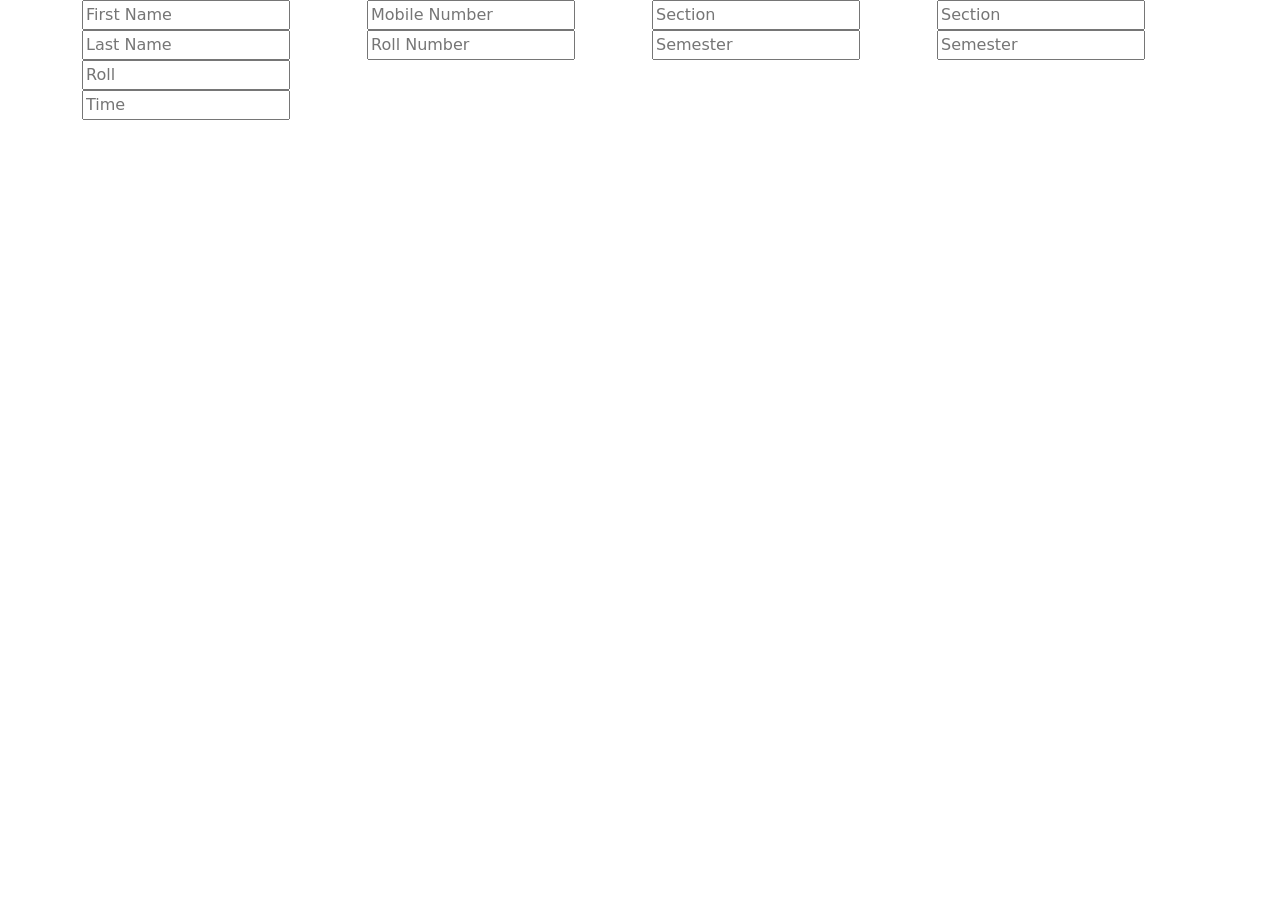
<file: HTML-Class/index.html>
<!DOCTYPE html>
<html lang="en">
<head>
    <meta charset="UTF-8">
    <meta http-equiv="X-UA-Compatible" content="IE=edge">
    <meta name="viewport" content="width=device-width, initial-scale=1.0">
    <title>Practise</title>
    <link rel="stylesheet" href="css/style.css">
    <link href="https://cdn.jsdelivr.net/npm/bootstrap@5.3.0/dist/css/bootstrap.min.css" 
    rel="stylesheet" 
    integrity="sha384-9ndCyUaIbzAi2FUVXJi0CjmCapSmO7SnpJef0486qhLnuZ2cdeRhO02iuK6FUUVM" 
    crossorigin="anonymous">
</head>
<body>
    <div class="container">
        <div class="row">
            <div class="col-3">
                <input type="text" placeholder="First Name">
                <input type="text" placeholder="Last Name">
            </div>
            <div class="col-3">
                <input type="text" placeholder="Mobile Number">
                <input type="text" placeholder="Roll Number">
            </div>
            <div class="col-3">
                <input type="text" placeholder="Section">
                <input type="text" placeholder="Semester">
            </div>
             <div class="col-3">
                <input type="text" placeholder="Section">
                <input type="text" placeholder="Semester">
            </div>
            <div class="col-3">
                <input type="text" placeholder="Roll">
                <input type="text" placeholder="Time">
            </div>
        </div>
    </div>
        <script src="https://cdn.jsdelivr.net/npm/bootstrap@5.3.0/dist/js/bootstrap.bundle.min.js" \
        integrity="sha384-geWF76RCwLtnZ8qwWowPQNguL3RmwHVBC9FhGdlKrxdiJJigb/j/68SIy3Te4Bkz" crossorigin="anonymous"></script>
</body>
</html>
</file>
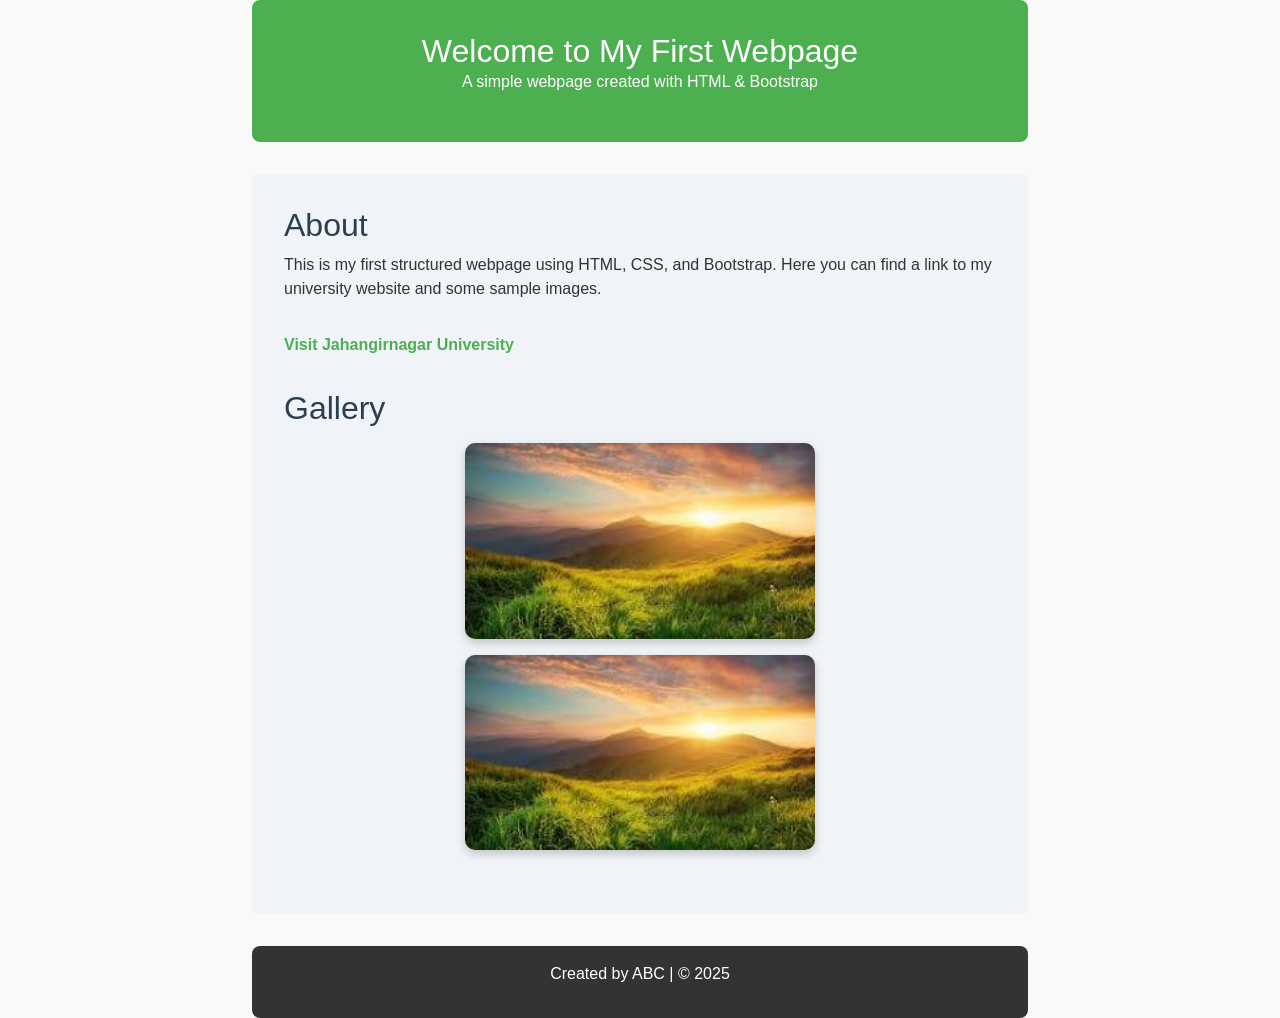
<file: Lab Class-1/index.html>
<!DOCTYPE html>
<html lang="en">
  <head>
    <meta charset="UTF-8" />
    <meta name="viewport" content="width=device-width, initial-scale=1.0" />
    <title>My First Webpage</title>

    <link
      href="https://cdn.jsdelivr.net/npm/bootstrap@5.3.3/dist/css/bootstrap.min.css"
      rel="stylesheet"
    />

    <style>
      body {
        font-family: Arial, Helvetica, sans-serif;
        background-color: #f9f9f9;
        color: #333;
      }

     
      .container {
        max-width: 800px;
      }

      header {
        background: #4caf50;
        color: white;
        text-align: center;
        padding: 2rem 1rem;
        border-radius: 8px;
        margin-bottom: 2rem;
      }

      header h1 {
        margin: 0;
        font-size: 2rem;
      }

      section {
        margin-bottom: 2rem;
      }

      h2 {
        margin-bottom: 0.5rem;
        color: #2c3e50;
      }

      a {
        display: inline-block;
        margin-top: 1rem;
        text-decoration: none;
        color: #4caf50;
        font-weight: bold;
      }

      a:hover {
        text-decoration: underline;
      }

      img {
        width: 100%;
        max-width: 350px;
        display: block;
        margin: 1rem auto;
        border-radius: 10px;
        box-shadow: 0 4px 10px rgba(0, 0, 0, 0.2);
      }

      footer {
        background: #333;
        color: #fff;
        text-align: center;
        padding: 1rem;
        border-radius: 8px;
        margin-top: 2rem;
      }
    </style>
  </head>
  <body>
    <div class="container">
    
      <header>
        <h1>Welcome to My First Webpage</h1>
        <p>A simple webpage created with HTML & Bootstrap</p>
      </header>

      <main
        style="background-color: #f0f4f8; padding: 2rem; border-radius: 8px">
        <section>
          <h2>About</h2>
          <p>
            This is my first structured webpage using HTML, CSS, and Bootstrap.
            Here you can find a link to my university website and some sample
            images.
          </p>
          <a href="https://juniv.edu/" target="_blank"
            >Visit Jahangirnagar University</a>
        </section>

        <section>
          <h2>Gallery</h2>
          <div class="text-center">
            <img src="images/scenery.jpg" alt="Scenery Image" />
            <img src="images/scenery.jpg" alt="Scenery Image" />
          </div>
        </section>
      </main>

 
      <footer>
        <p>Created by ABC | &copy; 2025</p>
      </footer>
    </div>

    
    <script src="https://cdn.jsdelivr.net/npm/bootstrap@5.3.3/dist/js/bootstrap.bundle.min.js"></script>
  </body>
</html>
</file>
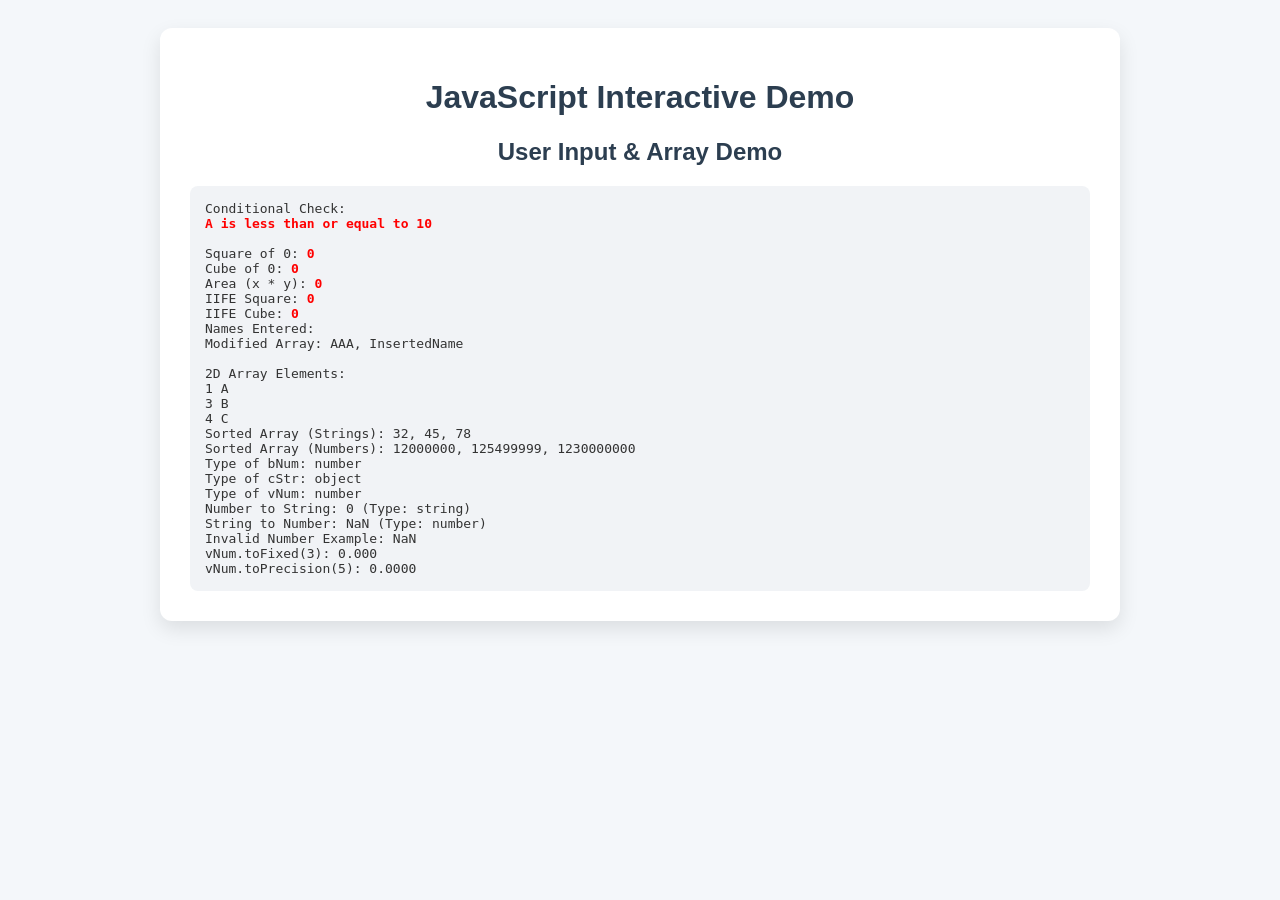
<file: Lab Class-10/index.html>
<!DOCTYPE html>
<html lang="en">
<head>
  <meta charset="UTF-8">
  <meta name="viewport" content="width=device-width, initial-scale=1.0">
  <title>Interactive JS Demo</title>
  <style>
    body {
      font-family: 'Segoe UI', Tahoma, Geneva, Verdana, sans-serif;
      background-color: #f4f7fa;
      color: #333;
      padding: 20px;
    }
    .container {
      background-color: #ffffff;
      padding: 30px;
      border-radius: 12px;
      box-shadow: 0 8px 20px rgba(0,0,0,0.1);
      max-width: 900px;
      margin: auto;
    }
    h1, h2 {
      text-align: center;
      color: #2c3e50;
    }
    .output {
      background-color: #f1f3f6;
      padding: 15px;
      border-radius: 8px;
      margin-top: 20px;
      font-family: monospace;
      white-space: pre-wrap;
    }
    span.red { color: red; font-weight: bold; }
    span.blue { color: blue; font-weight: bold; }
  </style>
</head>
<body>
  <div class="container">
    <h1>JavaScript Interactive Demo</h1>
    <h2>User Input & Array Demo</h2>
    <div id="output" class="output"></div>
  </div>
  
  <script src="js/index.js"></script>
</body>
</html>
</file>
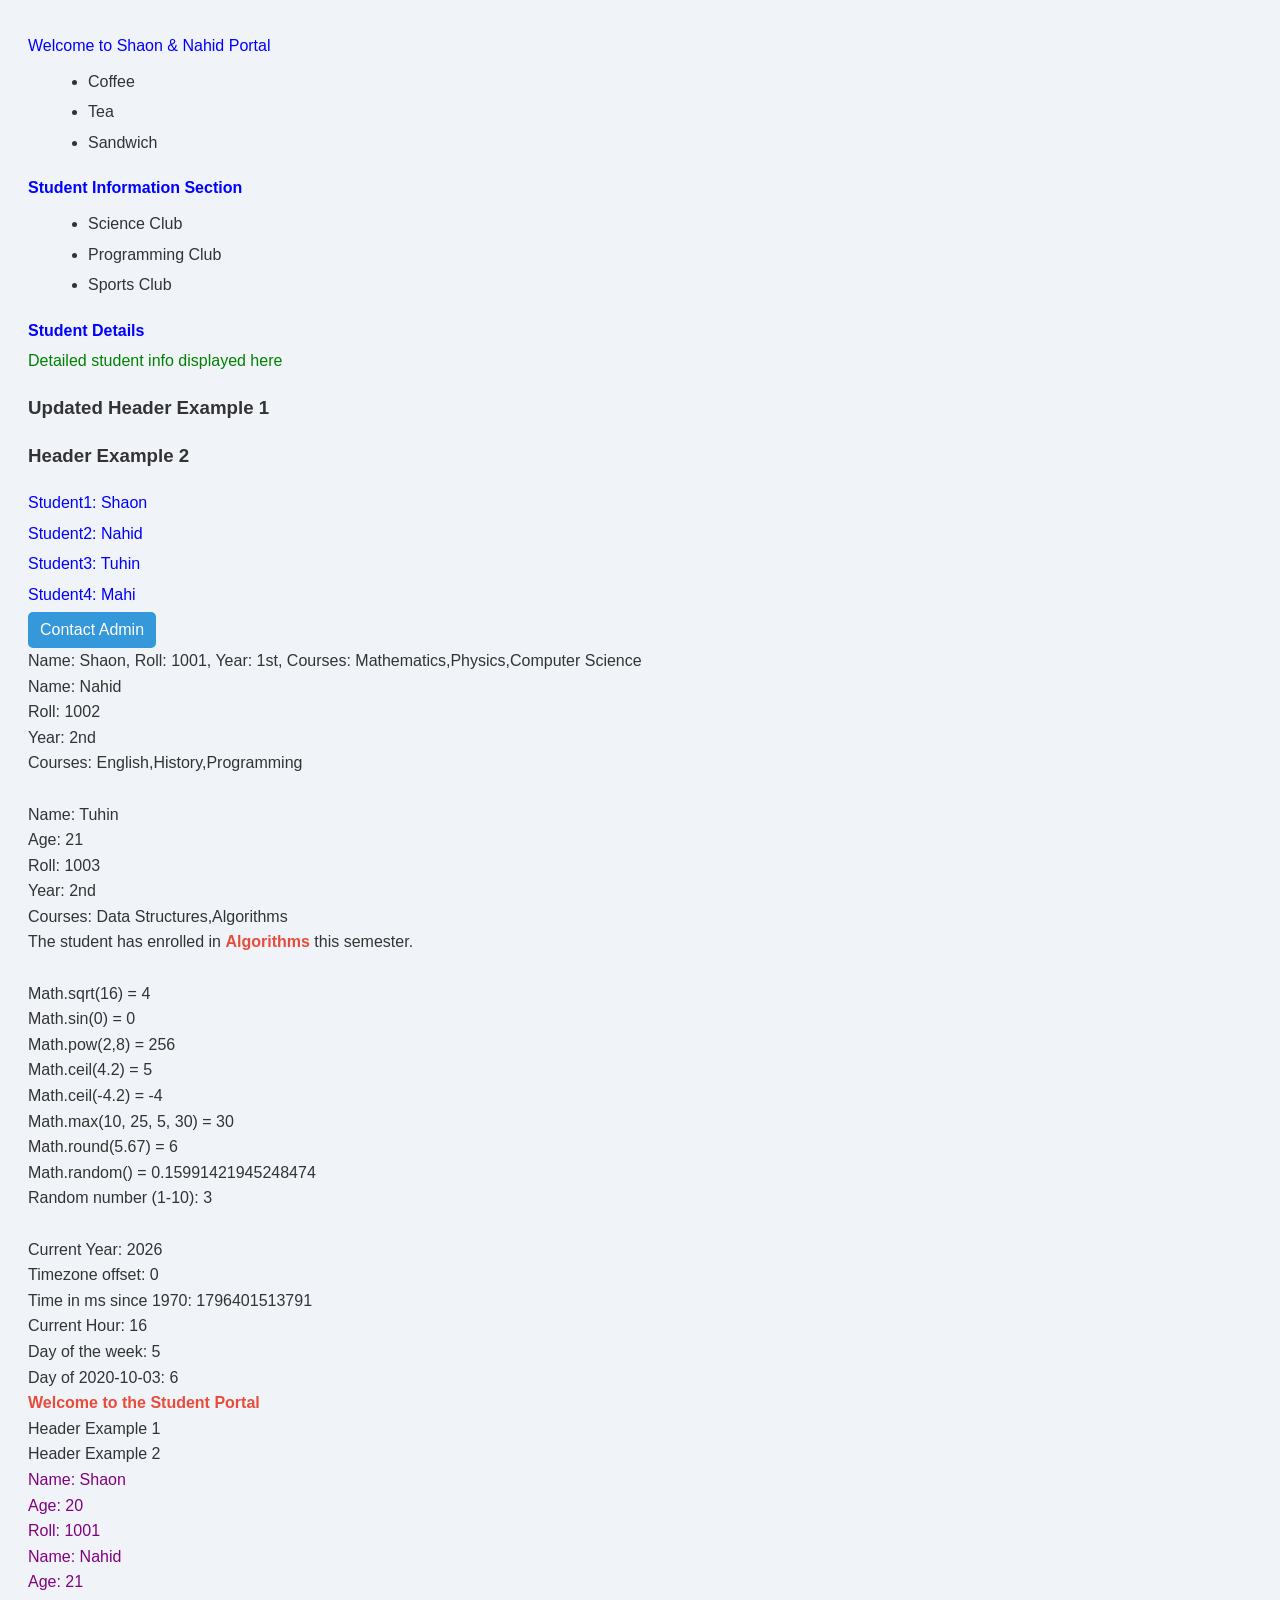
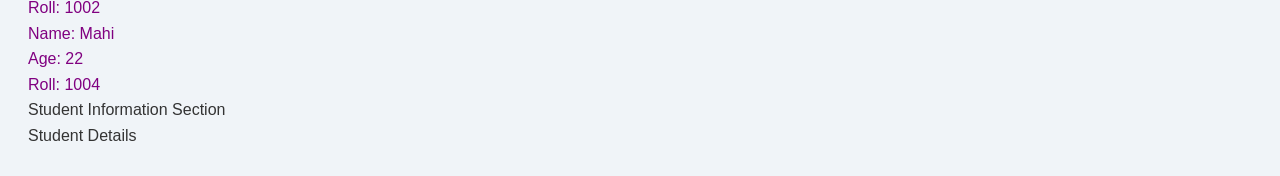
<file: Lab Class-11/index.html>
<!DOCTYPE html>
<html lang="en">

<head>
    <meta charset="UTF-8" />
    <meta name="viewport" content="width=device-width, initial-scale=1.0" />
    <title>JavaScript DOM Demo - Male Students</title>
    <style>
        body {
            font-family: Arial, sans-serif;
            background-color: #f0f4f8;
            color: #333;
            padding: 20px;
            line-height: 1.6;
        }

        p,
        li {
            margin: 5px 0;
        }

        ul {
            margin: 10px 0 20px 20px;
        }

        .head {
            color: #2c3e50;
            font-size: 16px;
        }

        .header2 {
            color: #34495e;
            font-weight: bold;
        }

        .my-div a {
            display: inline-block;
            padding: 5px 12px;
            background-color: #3498db;
            color: white;
            text-decoration: none;
            border-radius: 5px;
        }

        .highlight {
            color: #e74c3c;
            font-weight: bold;
        }
    </style>
</head>

<body>
    <p id="header3">Welcome to the Student Portal</p>

    <ul>
        <li>Coffee</li>
        <li>Tea</li>
        <li>Sandwich</li>
    </ul>

    <p class="header2">Student Information Section</p>
    <ul>
        <li>Science Club</li>
        <li>Programming Club</li>
        <li>Sports Club</li>
    </ul>

    <p class="header2">Student Details</p>
    <p class="head">
        Here you can find details of male students, their courses, and activities.
    </p>

    <h3>Header Example 1</h3>
    <h3>Header Example 2</h3>

    <p>Student1: Shaon</p>
    <p>Student2: Nahid</p>
    <p>Student3: Tuhin</p>
    <p>Student4: Mahi</p>

    <div class="my-div">
        <a href="#">Contact</a>
    </div>

    <script type="text/javascript" src="js/index.js"></script>
</body>

</html>
</file>
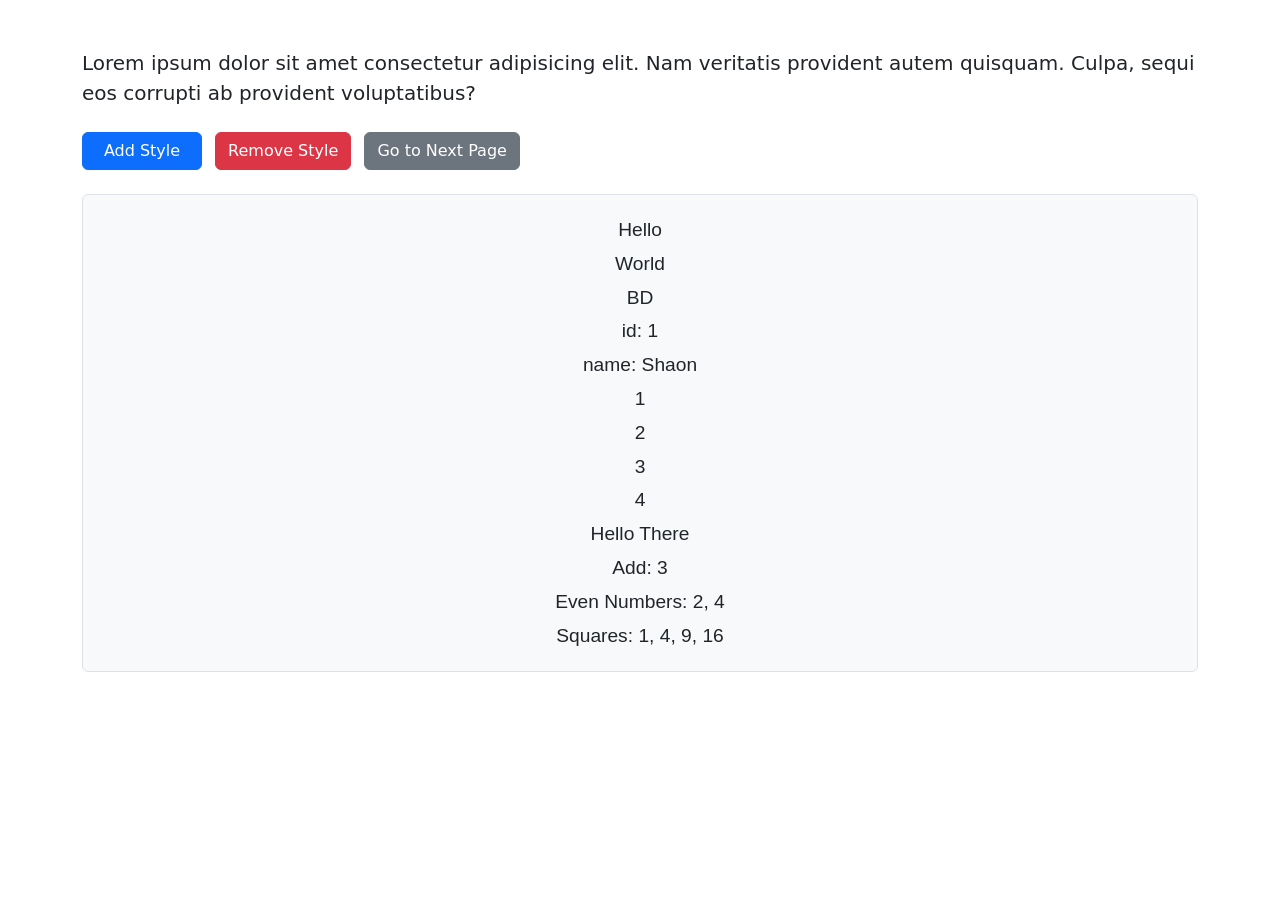
<file: Lab Class-13/index.html>
<!DOCTYPE html>
<html lang="en">
  <head>
    <meta charset="UTF-8" />
    <meta name="viewport" content="width=device-width, initial-scale=1.0" />
    <title>Shaon's Demo</title>

    <link rel="stylesheet" href="style.css" />
    <link
      href="https://cdn.jsdelivr.net/npm/bootstrap@5.0.2/dist/css/bootstrap.min.css"
      rel="stylesheet"
      integrity="sha384-EVSTQN3/azprG1Anm3QDgpJLIm9Nao0Yz1ztcQTwFspd3yD65VohhpuuCOmLASjC"
      crossorigin="anonymous"
    />
  </head>

  <body>
    <main class="container my-5">
      <section id="paragraph-section" class="mb-4">
        <p id="paraId" class="fs-5">
          Lorem ipsum dolor sit amet consectetur adipisicing elit. Nam veritatis
          provident autem quisquam. Culpa, sequi eos corrupti ab provident
          voluptatibus?
        </p>
      </section>

      <section id="button-section" class="mb-4">
        <button id="addButton" class="btn btn-primary me-2">Add Style</button>
        <button id="removeButton" class="btn btn-danger me-2">
          Remove Style
        </button>
        <a href="Template/next.html" class="btn btn-secondary"
          >Go to Next Page</a
        >
      </section>

      <section
        id="output-section"
        class="text-center p-3 border rounded bg-light"
      ></section>
    </main>

    <script src="script.js"></script>
    <script
      src="https://cdn.jsdelivr.net/npm/bootstrap@5.0.2/dist/js/bootstrap.bundle.min.js"
      integrity="sha384-MrcW6ZMFYlzcLA8Nl+NtUVF0sA7MsXsP1UyJoMp4YLEuNSfAP+JcXn/tWtIaxVXM"
      crossorigin="anonymous"
    ></script>
  </body>
</html>
</file>
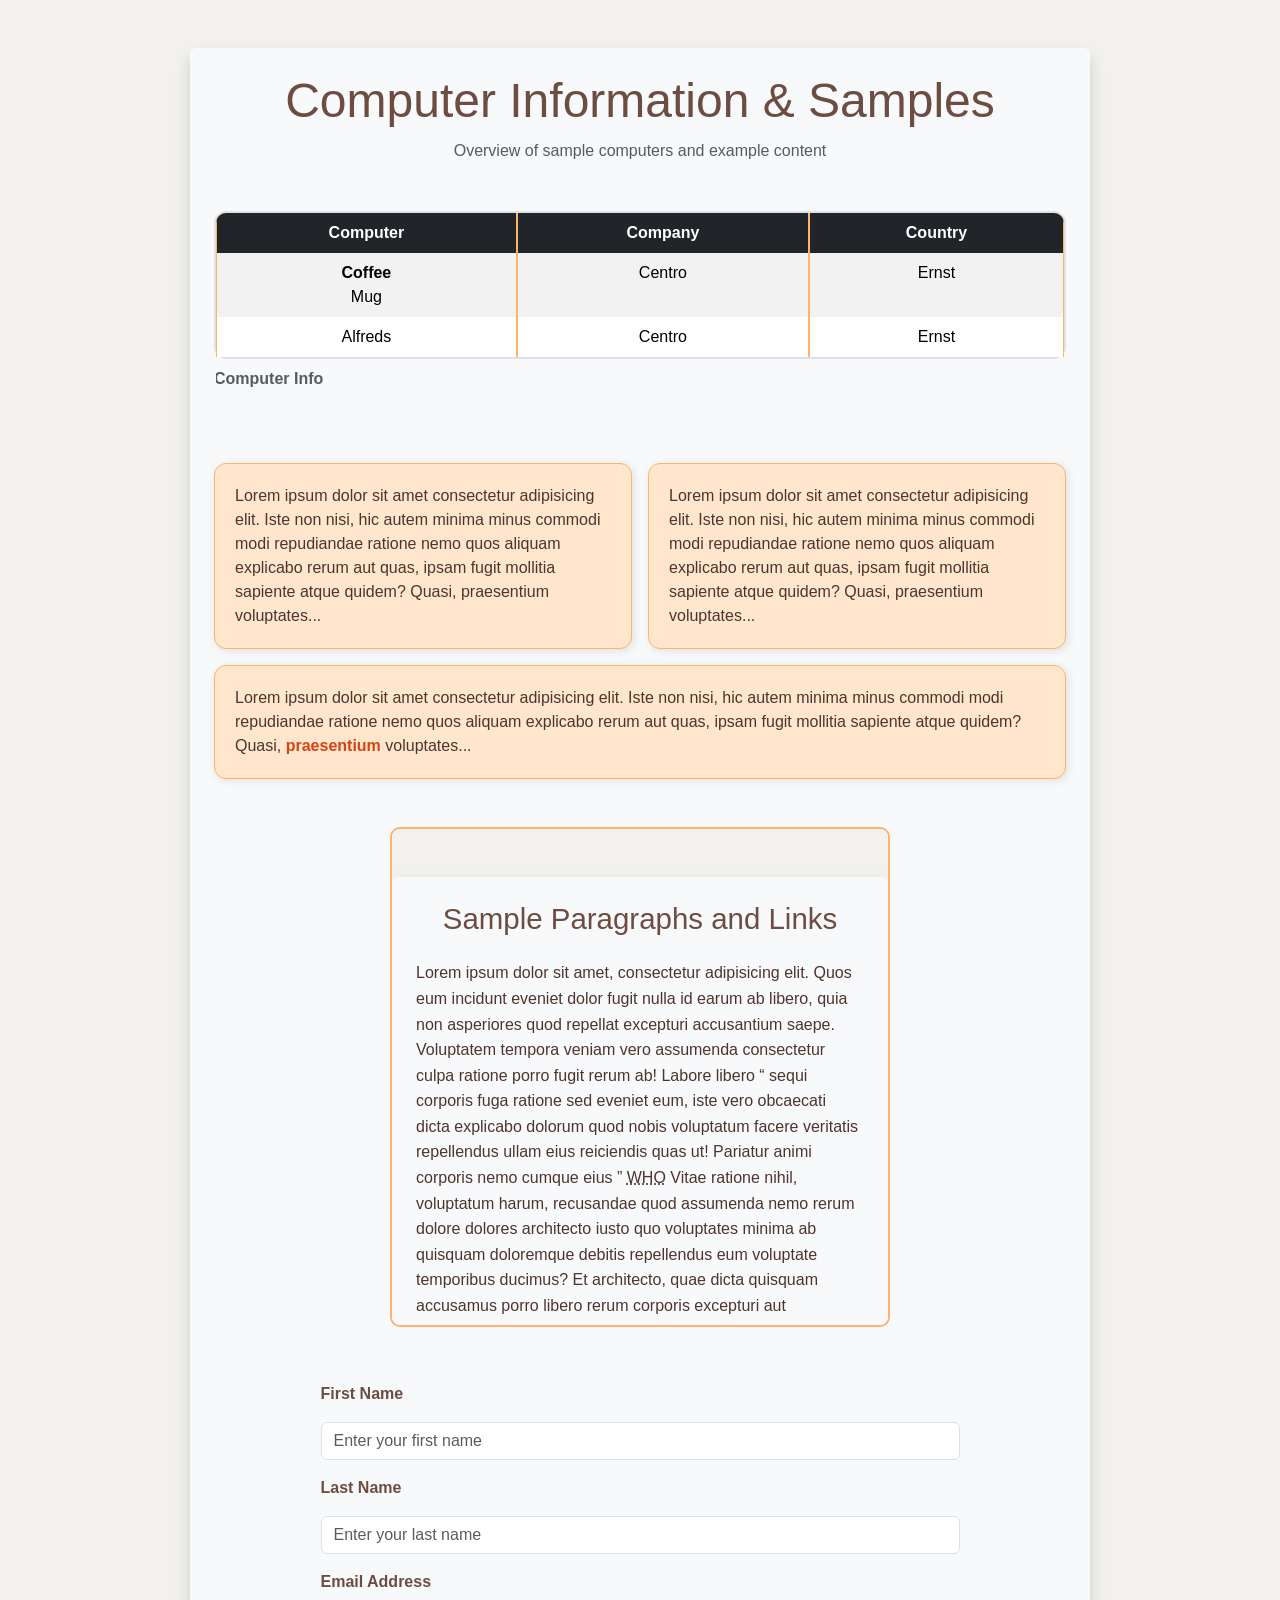
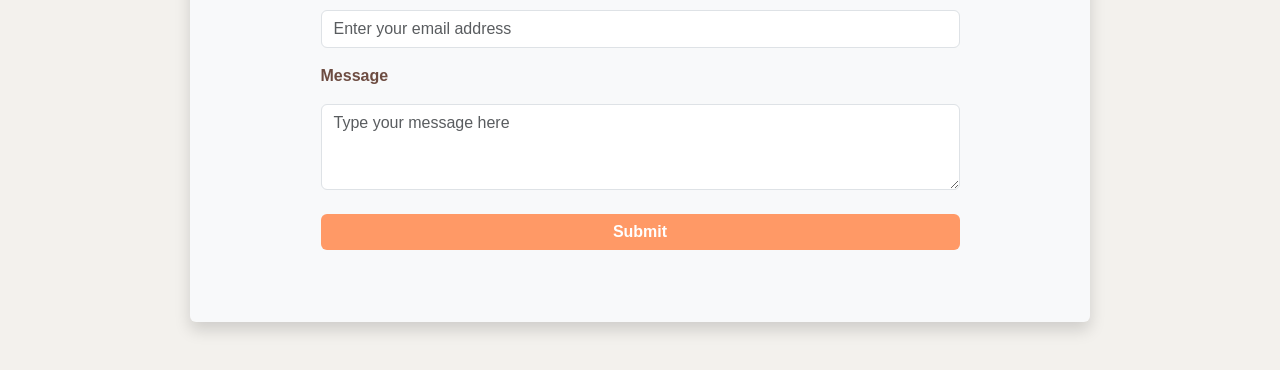
<file: Lab Class-3/index.html>
<!DOCTYPE html>
<html lang="en">
<head>
    <meta charset="UTF-8" />
    <meta name="viewport" content="width=device-width, initial-scale=1.0" />
    <title>First Page</title>
    <link href="https://cdn.jsdelivr.net/npm/bootstrap@5.3.2/dist/css/bootstrap.min.css" rel="stylesheet">
    <link rel="stylesheet" href="css/style.css" />
</head>
<body>
    <div class="container my-5 p-4 bg-light rounded shadow" style="max-width:900px;">

        <header class="text-center mb-5">
            <h1 class="display-5">Computer Information & Samples</h1>
            <p class="text-muted">Overview of sample computers and example content</p>
        </header>

        <section class="table-section mb-5">
            <table class="table table-bordered table-striped text-center">
                <caption class="fw-bold mb-3">Computer Info</caption>
                <thead class="table-dark">
                    <tr>
                        <th>Computer</th>
                        <th>Company</th>
                        <th>Country</th>
                    </tr>
                </thead>
                <tbody>
                    <tr>
                        <td>
                            <ul class="list-unstyled mb-0">
                                <li><b>Coffee</b></li>
                                <li>Mug</li>
                            </ul>
                        </td>
                        <td>Centro</td>
                        <td>Ernst</td>
                    </tr>
                    <tr>
                        <td>Alfreds</td>
                        <td>Centro</td>
                        <td>Ernst</td>
                    </tr>
                </tbody>
            </table>
        </section>

        <section class="text-section mb-5 d-flex flex-wrap justify-content-center gap-3">
            <div class="test">
                Lorem ipsum dolor sit amet consectetur adipisicing elit. Iste non nisi, hic autem minima minus commodi modi repudiandae ratione nemo quos aliquam explicabo rerum aut quas, ipsam fugit mollitia sapiente atque quidem? Quasi, praesentium voluptates...
            </div>
            <div class="test">
                Lorem ipsum dolor sit amet consectetur adipisicing elit. Iste non nisi, hic autem minima minus commodi modi repudiandae ratione nemo quos aliquam explicabo rerum aut quas, ipsam fugit mollitia sapiente atque quidem? Quasi, praesentium voluptates...
            </div>
            <div class="test">
                Lorem ipsum dolor sit amet consectetur adipisicing elit. Iste non nisi, hic autem minima minus commodi modi repudiandae ratione nemo quos aliquam explicabo rerum aut quas, ipsam fugit mollitia sapiente atque quidem? Quasi, <span id="myspan">praesentium</span> voluptates...
            </div>
        </section>

        <section class="iframe-section mb-5 text-center">
            <iframe class="w-100" src="secondpage.html" style="max-width:500px; height:500px;"></iframe>
        </section>

        <section class="form-section mb-5">
            <form action="secondpage.html" class="d-flex flex-column gap-3 w-75 mx-auto">
                <label for="fname">First Name</label>
                <input type="text" name="fname" id="fname" class="form-control" placeholder="Enter your first name">

                <label for="lname">Last Name</label>
                <input type="text" name="lname" id="lname" class="form-control" placeholder="Enter your last name">

                <label for="email">Email Address</label>
                <input type="email" name="email" id="email" class="form-control" placeholder="Enter your email address">

                <label for="message">Message</label>
                <textarea name="message" id="message" class="form-control" rows="3" placeholder="Type your message here"></textarea>

                <input type="submit" value="Submit" class="btn btn-success mt-2">
            </form>
        </section>

    </div>

    <script src="https://cdn.jsdelivr.net/npm/bootstrap@5.3.2/dist/js/bootstrap.bundle.min.js"></script>
</body>
</html>
</file>
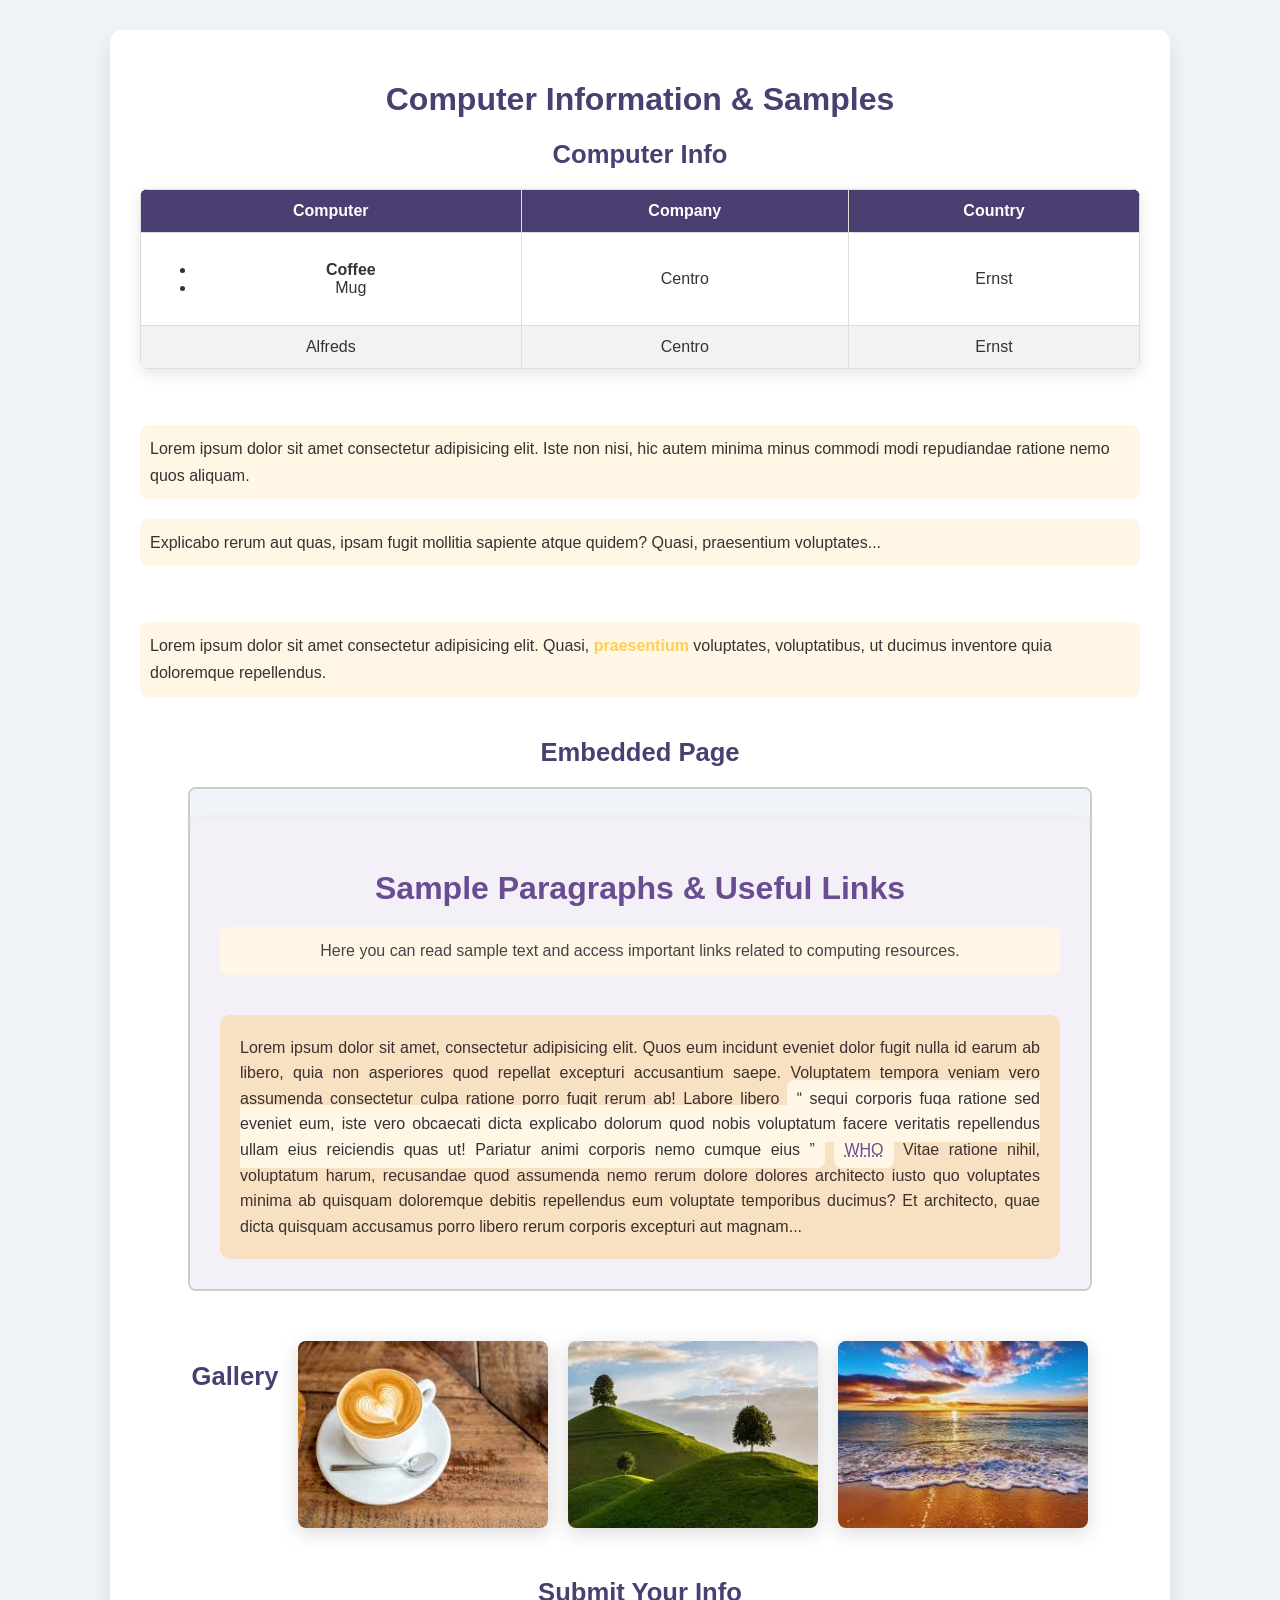
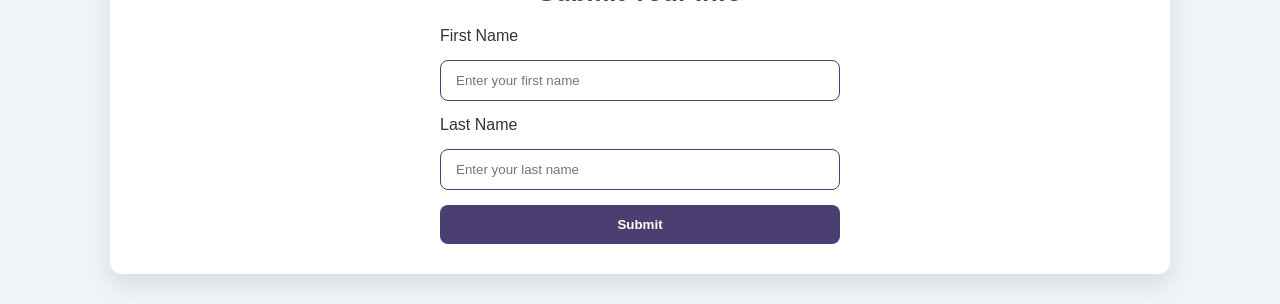
<file: Lab Class-4/index.html>
<!DOCTYPE html>
<html lang="en">
<head>
  <meta charset="UTF-8">
  <meta name="viewport" content="width=device-width, initial-scale=1.0">
  <title>Computer Info Page</title>
  <link rel="stylesheet" href="css/style.css">
</head>
<body>

  <div class="container">

    <!-- Header -->
    <header class="page-header">
      <h1>Computer Information & Samples</h1>
    </header>

    <!-- Table Section -->
    <section class="table-section">
      <h2>Computer Info</h2>
      <table>
        <thead>
          <tr>
            <th>Computer</th>
            <th>Company</th>
            <th>Country</th>
          </tr>
        </thead>
        <tbody>
          <tr>
            <td>
              <ul>
                <li><b>Coffee</b></li>
                <li>Mug</li>
              </ul>
            </td>
            <td>Centro</td>
            <td>Ernst</td>
          </tr>
          <tr>
            <td>Alfreds</td>
            <td>Centro</td>
            <td>Ernst</td>
          </tr>
        </tbody>
      </table>
    </section>

    <!-- Text Section -->
    <section class="text-section">
      <div class="text-block">
        <p>
          Lorem ipsum dolor sit amet consectetur adipisicing elit. Iste non nisi, hic autem minima minus commodi modi repudiandae ratione nemo quos aliquam.
        </p>
        <p>
          Explicabo rerum aut quas, ipsam fugit mollitia sapiente atque quidem? Quasi, praesentium voluptates...
        </p>
      </div>

      <div class="text-block">
        <p>
          Lorem ipsum dolor sit amet consectetur adipisicing elit. Quasi, <span id="myspan">praesentium</span> voluptates, voluptatibus, ut ducimus inventore quia doloremque repellendus.
        </p>
      </div>
    </section>

    <!-- Embedded Page Section -->
<section class="iframe-section" style="text-align: center; margin-bottom: 50px;">
  <h2>Embedded Page</h2>
  <iframe 
    src="secondpage.html" 
    class="embedded-page" 
    style="width: 100%; max-width: 900px; height: 500px; border: 2px solid #ccc; border-radius: 8px;">
  </iframe>
</section>

<!-- Gallery Section -->
<section class="gallery-section" style="margin-bottom: 50px;">
  <h2 style="text-align: center; margin-bottom: 20px;">Gallery</h2>
  <div class="gallery" style="display: flex; gap: 20px; justify-content: center; flex-wrap: wrap;">
    <img src="Images/coffee.avif" alt="Coffee" style="width: 250px; height: auto; border-radius: 8px;">
    <img src="Images/hill.jpg" alt="Scenery" style="width: 250px; height: auto; border-radius: 8px;">
    <img src="Images/sea.jpg" alt="Scenery 1" style="width: 250px; height: auto; border-radius: 8px;">
  </div>
</section>


    <!-- Form Section -->
    <section class="form-section">
      <h2>Submit Your Info</h2>
      <form action="secondpage.html">
        <label for="fname">First Name</label>
        <input type="text" name="fname" id="fname" placeholder="Enter your first name">

        <label for="lname">Last Name</label>
        <input type="text" name="lname" id="lname" placeholder="Enter your last name">

        <input type="submit" value="Submit">
      </form>
    </section>

  </div>

</body>
</html>
</file>
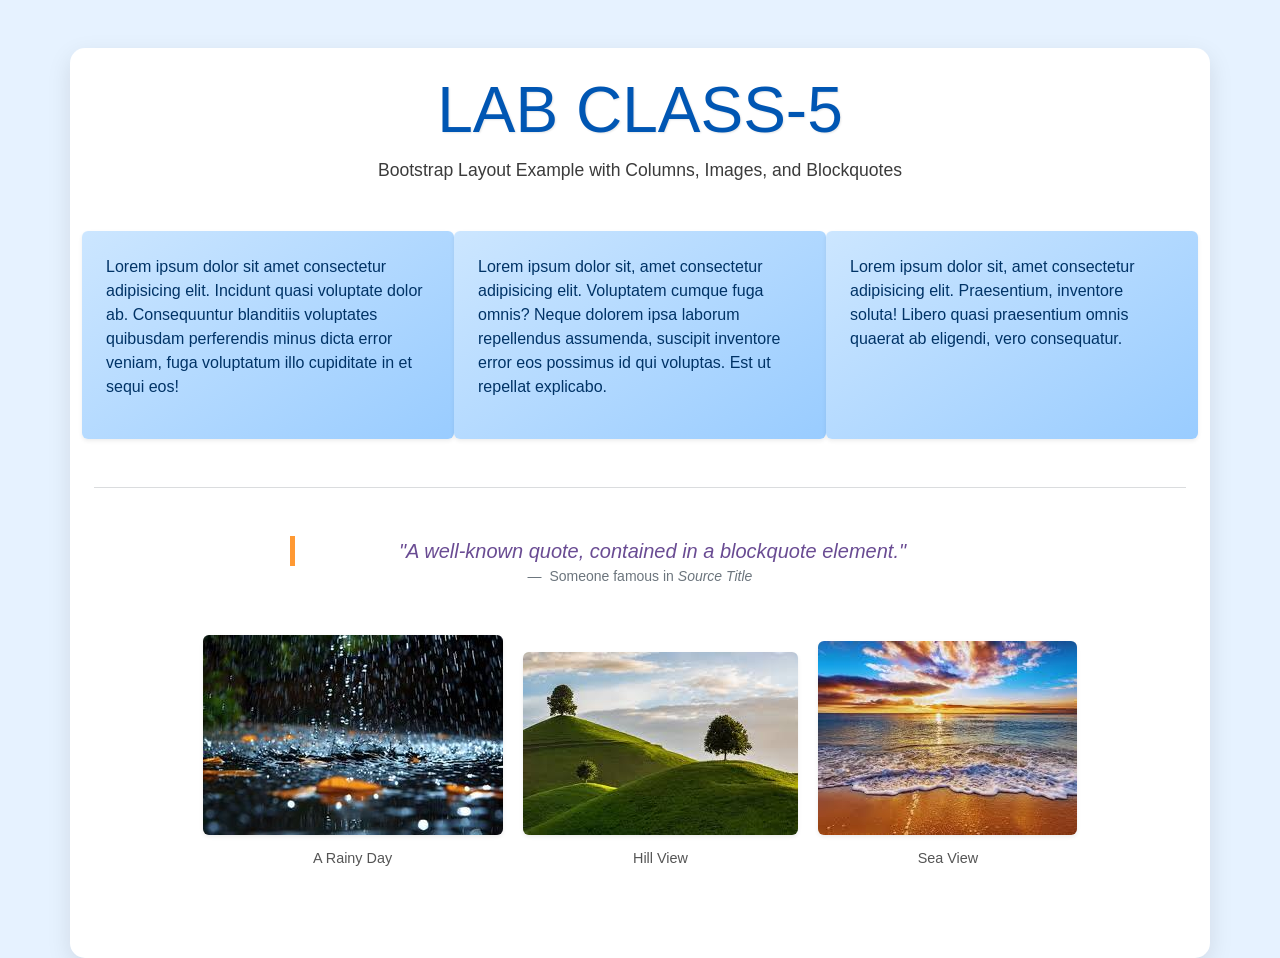
<file: Lab Class-5/index.html>
<!DOCTYPE html>
<html lang="en">
<head>
  <meta charset="UTF-8" />
  <meta name="viewport" content="width=device-width, initial-scale=1.0" />
  <title>Lab Class 5</title>
  <link
    href="https://cdn.jsdelivr.net/npm/bootstrap@5.0.2/dist/css/bootstrap.min.css"
    rel="stylesheet"
    integrity="sha384-EVSTQN3/azprG1Anm3QDgpJLIm9Nao0Yz1ztcQTwFspd3yD65VohhpuuCOmLASjC"
    crossorigin="anonymous"
  />
  <style>
    
    body {
        background-color: #e6f2ff; 
        font-family: 'Segoe UI', Tahoma, Geneva, Verdana, sans-serif;
        color: #333;
    }

    .container {
        background-color: #ffffff;
        padding: 30px;
        border-radius: 15px;
        box-shadow: 0 8px 25px rgba(0, 0, 0, 0.1);
    }


    header h1 {
        color: #0056b3; 
        font-weight: 700;
        text-shadow: 1px 1px 2px rgba(0,0,0,0.1);
    }

    header p.lead {
        color: #3b3b3b;
        font-size: 1.1rem;
    }

    .row > .col-md {
        padding: 25px;
        border-radius: 12px;
        background: linear-gradient(145deg, #cce6ff, #99ccff);
        transition: transform 0.3s, box-shadow 0.3s;
        color: #003366;
    }

    .row > .col-md:hover {
        transform: translateY(-5px);
        box-shadow: 0 12px 25px rgba(0,0,0,0.15);
    }


    blockquote {
        font-size: 1.2rem;
        font-style: italic;
        color: #6a4c93;
        border-left: 5px solid #ff9933;
        padding-left: 20px;
        margin: 20px auto;
        max-width: 700px;
    }

  
    .figure-caption {
        font-size: 0.9rem;
        color: #555;
        margin-top: 5px;
    }

   
    .gallery img,
    .figure-img {
        border-radius: 12px;
        transition: transform 0.3s, box-shadow 0.3s;
        cursor: pointer;
    }

    .gallery img:hover,
    .figure-img:hover {
        transform: scale(1.05);
        box-shadow: 0 10px 25px rgba(0, 0, 0, 0.2);
    }
  </style>
</head>
<body>
  <div class="container mt-5 p-4">
   
    <header class="text-center mb-5">
      <h1 class="display-3">LAB CLASS-5</h1>
      <p class="lead">Bootstrap Layout Example with Columns, Images, and Blockquotes</p>
    </header>

    <section class="row mb-5 g-4">
      <div class="col-md p-4 rounded shadow-sm">
        <p>Lorem ipsum dolor sit amet consectetur adipisicing elit. Incidunt quasi voluptate dolor ab. Consequuntur blanditiis voluptates quibusdam perferendis minus dicta error veniam, fuga voluptatum illo cupiditate in et sequi eos!</p>
      </div>
      <div class="col-md p-4 rounded shadow-sm">
        <p>Lorem ipsum dolor sit, amet consectetur adipisicing elit. Voluptatem cumque fuga omnis? Neque dolorem ipsa laborum repellendus assumenda, suscipit inventore error eos possimus id qui voluptas. Est ut repellat explicabo.</p>
      </div>
      <div class="col-md p-4 rounded shadow-sm">
        <p>Lorem ipsum dolor sit, amet consectetur adipisicing elit. Praesentium, inventore soluta! Libero quasi praesentium omnis quaerat ab eligendi, vero consequatur.</p>
      </div>
    </section>

    <hr class="border-secondary mb-5">

    <section class="mb-5">
      <figure class="text-center">
        <blockquote class="blockquote">
          <p class="fs-5">"A well-known quote, contained in a blockquote element."</p>
        </blockquote>
        <figcaption class="blockquote-footer">
          Someone famous in <cite title="Source Title">Source Title</cite>
        </figcaption>
      </figure>
    </section>

   
    <section class="text-center mb-5">
      <figure class="figure d-inline-block mx-2">
        <img src="images/rainyday.jpg" class="figure-img img-fluid rounded shadow-sm" alt="Rainy Day" style="max-width: 300px;">
        <figcaption class="figure-caption text-center">A Rainy Day</figcaption>
      </figure>
      <figure class="figure d-inline-block mx-2">
        <img src="images/hill.jpg" class="figure-img img-fluid rounded shadow-sm" alt="Hill View" style="max-width: 300px;">
        <figcaption class="figure-caption text-center">Hill View</figcaption>
      </figure>
      <figure class="figure d-inline-block mx-2">
        <img src="images/sea.jpg" class="figure-img img-fluid rounded shadow-sm" alt="Sea View" style="max-width: 300px;">
        <figcaption class="figure-caption text-center">Sea View</figcaption>
      </figure>
    </section>
  </div>

  <script
    src="https://cdn.jsdelivr.net/npm/bootstrap@5.0.2/dist/js/bootstrap.bundle.min.js"
    integrity="sha384-MrcW6ZMFYlzcLA8Nl+NtUVF0sA7MsXsP1UyJoMp4YLEuNSfAP+JcXn/tWtIaxVXM"
    crossorigin="anonymous"
  ></script>
</body>
</html>
</file>
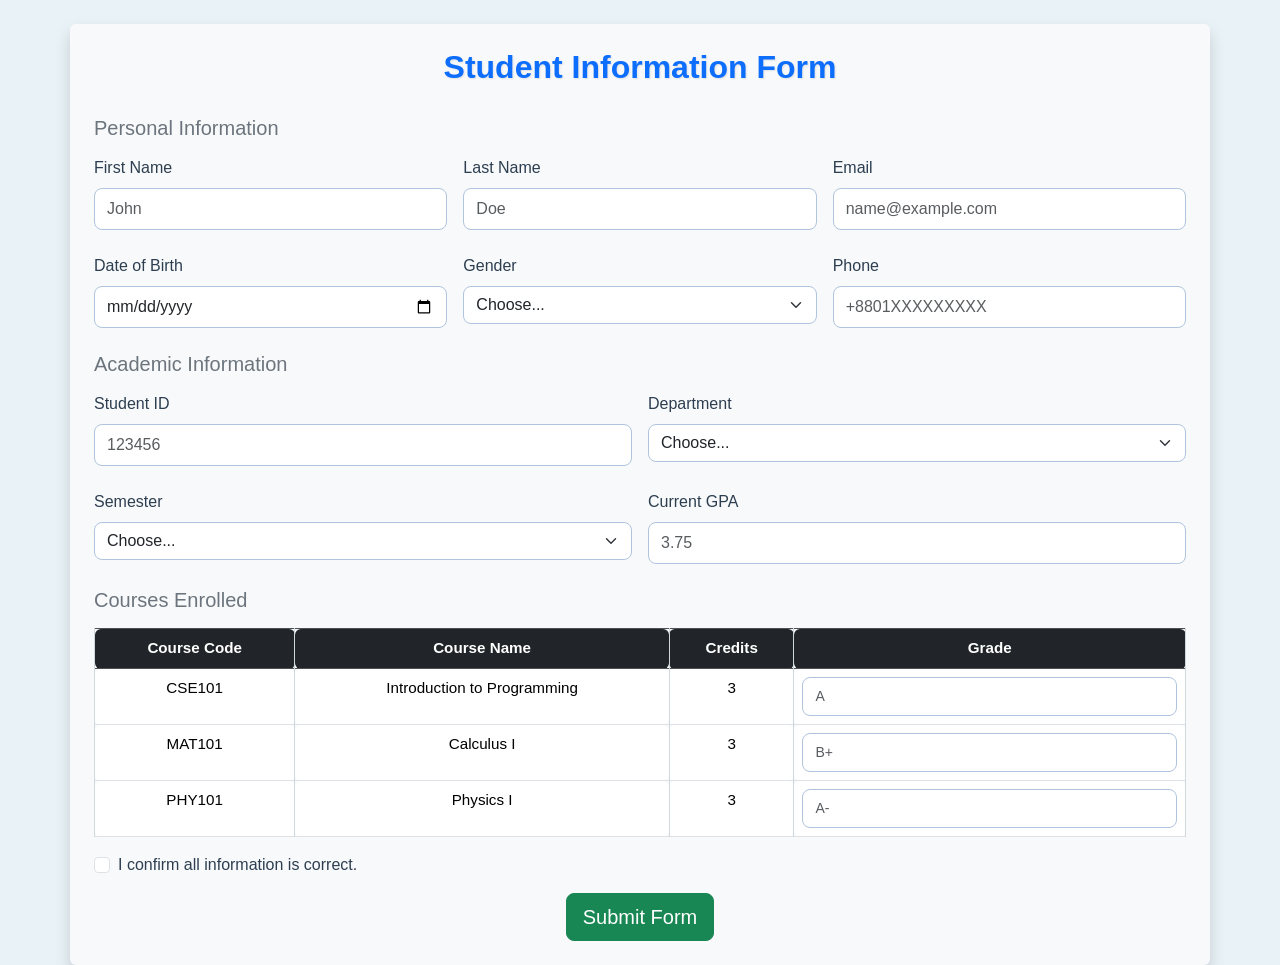
<file: Lab Class-6/index.html>
<!DOCTYPE html>
<html lang="en">
<head>
  <meta charset="UTF-8" />
  <meta name="viewport" content="width=device-width, initial-scale=1.0" />
  <title>Student Information Form</title>
  
  <link
    href="https://cdn.jsdelivr.net/npm/bootstrap@5.3.5/dist/css/bootstrap.min.css"
    rel="stylesheet"
    integrity="sha384-SgOJa3DmI69IUzQ2PVdRZhwQ+dy64/BUtbMJw1MZ8t5HZApcHrRKUc4W0kG879m7"
    crossorigin="anonymous"
  />
   <link rel="stylesheet" href="css/style.css">
</head>
<body>
  <div class="container container-lg mt-4 p-4 bg-light rounded shadow">
    <h2 class="text-center mb-4 text-primary">Student Information Form</h2>
    <form action="">
      <!-- Personal Info -->
      <h5 class="text-secondary mb-3">Personal Information</h5>
      <div class="row g-3">
        <div class="col-md-4">
          <label for="firstName" class="form-label">First Name</label>
          <input type="text" class="form-control" id="firstName" placeholder="John">
        </div>
        <div class="col-md-4">
          <label for="lastName" class="form-label">Last Name</label>
          <input type="text" class="form-control" id="lastName" placeholder="Doe">
        </div>
        <div class="col-md-4">
          <label for="email" class="form-label">Email</label>
          <input type="email" class="form-control" id="email" placeholder="name@example.com">
        </div>
      </div>

      <div class="row g-3 mt-2">
        <div class="col-md-4">
          <label for="dob" class="form-label">Date of Birth</label>
          <input type="date" class="form-control" id="dob">
        </div>
        <div class="col-md-4">
          <label for="gender" class="form-label">Gender</label>
          <select class="form-select" id="gender">
            <option selected>Choose...</option>
            <option value="Male">Male</option>
            <option value="Female">Female</option>
            <option value="Other">Other</option>
          </select>
        </div>
        <div class="col-md-4">
          <label for="phone" class="form-label">Phone</label>
          <input type="tel" class="form-control" id="phone" placeholder="+8801XXXXXXXXX">
        </div>
      </div>

      <!-- Academic Info -->
      <h5 class="text-secondary mt-4 mb-3">Academic Information</h5>
      <div class="row g-3">
        <div class="col-md-6">
          <label for="studentID" class="form-label">Student ID</label>
          <input type="text" class="form-control" id="studentID" placeholder="123456">
        </div>
        <div class="col-md-6">
          <label for="department" class="form-label">Department</label>
          <select class="form-select" id="department">
            <option selected>Choose...</option>
            <option value="CSE">IIT</option>
            <option value="EEE">EEE</option>
            <option value="BBA">BBA</option>
            <option value="ENG">English</option>
          </select>
        </div>
      </div>

      <div class="row g-3 mt-2">
        <div class="col-md-6">
          <label for="semester" class="form-label">Semester</label>
          <select class="form-select" id="semester">
            <option selected>Choose...</option>
            <option value="1">1st</option>
            <option value="2">2nd</option>
            <option value="3">3rd</option>
            <option value="4">4th</option>
          </select>
        </div>
        <div class="col-md-6">
          <label for="gpa" class="form-label">Current GPA</label>
          <input type="number" step="0.01" class="form-control" id="gpa" placeholder="3.75">
        </div>
      </div>

      <!-- Courses Table -->
      <h5 class="text-secondary mt-4 mb-3">Courses Enrolled</h5>
      <table class="table table-bordered text-center">
        <thead class="table-dark text-white">
          <tr>
            <th>Course Code</th>
            <th>Course Name</th>
            <th>Credits</th>
            <th>Grade</th>
          </tr>
        </thead>
        <tbody>
          <tr>
            <td>CSE101</td>
            <td>Introduction to Programming</td>
            <td>3</td>
            <td>
              <input type="text" class="form-control form-control-sm" placeholder="A">
            </td>
          </tr>
          <tr>
            <td>MAT101</td>
            <td>Calculus I</td>
            <td>3</td>
            <td>
              <input type="text" class="form-control form-control-sm" placeholder="B+">
            </td>
          </tr>
          <tr>
            <td>PHY101</td>
            <td>Physics I</td>
            <td>3</td>
            <td>
              <input type="text" class="form-control form-control-sm" placeholder="A-">
            </td>
          </tr>
        </tbody>
      </table>

      <div class="form-check mt-3">
        <input class="form-check-input" type="checkbox" value="" id="agreement">
        <label class="form-check-label" for="agreement">
          I confirm all information is correct.
        </label>
      </div>

      <div class="mt-3 text-center">
        <button type="submit" class="btn btn-success btn-lg">Submit Form</button>
      </div>
    </form>
  </div>

  <script
    src="https://cdn.jsdelivr.net/npm/bootstrap@5.3.5/dist/js/bootstrap.bundle.min.js"
    integrity="sha384-k6d4wzSIapyDyv1kpU366/PK5hCdSbCRGRCMv+eplOQJWyd1fbcAu9OCUj5zNLiq"
    crossorigin="anonymous"
  ></script>
</body>
</html>
</file>
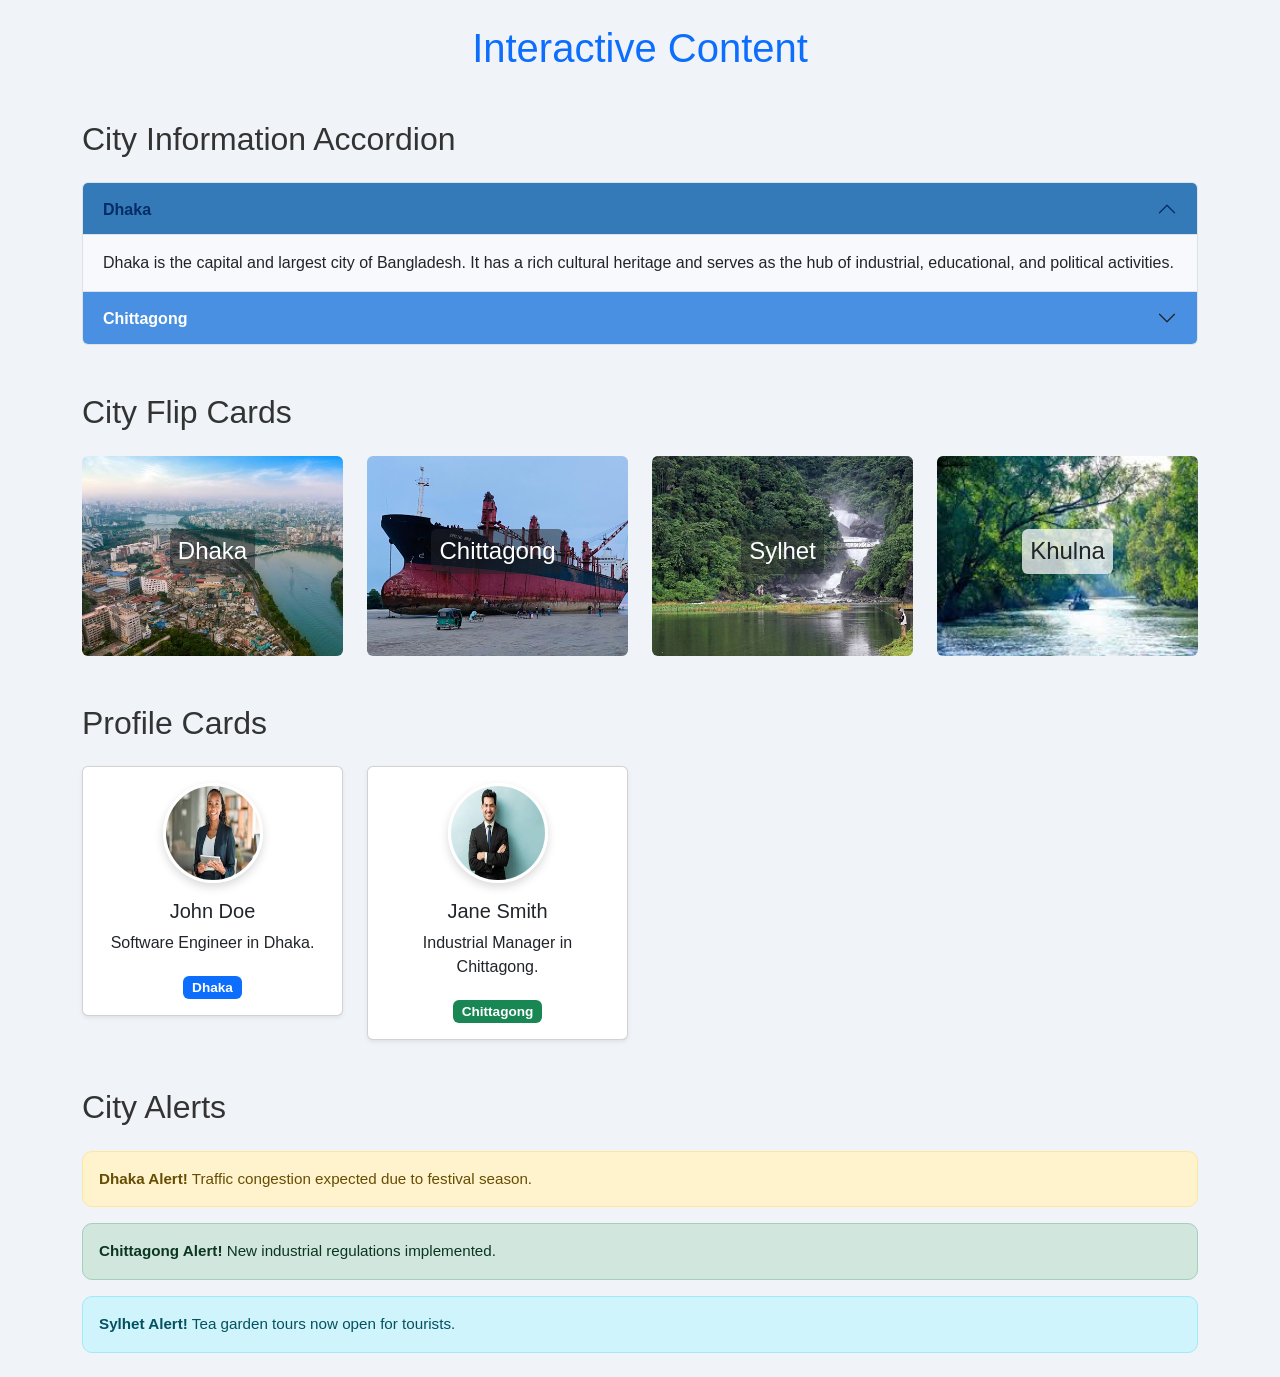
<file: Lab Class-7/index.html>
<!DOCTYPE html>
<html lang="en">
  <head>
    <meta charset="UTF-8" />
    <meta name="viewport" content="width=device-width, initial-scale=1.0" />
    <title>Accordion & Advanced Cards with Images</title>
    <link
      href="https://cdn.jsdelivr.net/npm/bootstrap@5.3.5/dist/css/bootstrap.min.css"
      rel="stylesheet"
      crossorigin="anonymous"
    />
    <style>
      body {
        background-color: #f0f4f8;
        font-family: "Segoe UI", Tahoma, Geneva, Verdana, sans-serif;
        color: #333;
      }

      .flip-card {
        background-color: transparent;
        perspective: 1000px;
      }

      .flip-card-inner {
        position: relative;
        width: 100%;
        height: 200px;
        text-align: center;
        transition: transform 0.8s;
        transform-style: preserve-3d;
        cursor: pointer;
      }

      .flip-card:hover .flip-card-inner {
        transform: rotateY(180deg);
      }

      .flip-card-front,
      .flip-card-back {
        position: absolute;
        width: 100%;
        height: 100%;
        backface-visibility: hidden;
        border-radius: 10px;
        overflow: hidden;
      }

      .flip-card-front {
        display: flex;
        align-items: center;
        justify-content: center;
        font-size: 1.5rem;
        font-weight: 600;
      }

      .flip-card-back {
        transform: rotateY(180deg);
        font-size: 1rem;
        color: #333;
        display: flex;
        align-items: center;
        justify-content: center;
        padding: 15px;
      }

      .card {
        transition: transform 0.3s, box-shadow 0.3s;
      }

      .card:hover {
        transform: translateY(-8px);
        box-shadow: 0 12px 20px rgba(0, 0, 0, 0.2);
      }

      .card-img-top {
        border: 3px solid #fff;
        box-shadow: 0 4px 10px rgba(0, 0, 0, 0.15);
      }

      .badge {
        margin-top: 5px;
        font-size: 0.85rem;
      }

      .accordion-button {
        background-color: #4a90e2;
        color: #fff;
        font-weight: 600;
      }

      .accordion-button:not(.collapsed) {
        background-color: #357ab8;
      }

      .accordion-body {
        background-color: #f7f9fc;
      }

      .alert {
        border-radius: 10px;
        font-weight: 500;
        font-size: 0.95rem;
      }

      @media (max-width: 768px) {
        .flip-card-inner {
          height: 180px;
        }

        .flip-card-front,
        .flip-card-back {
          font-size: 1rem;
          padding: 10px;
        }
      }
    </style>
  </head>
  <body>
    <div class="container my-4">
      <h1 class="text-center mb-5 text-primary">Interactive Content</h1>

      <h2 class="mb-4">City Information Accordion</h2>
      <div class="accordion mb-5" id="accordionExample">
        <div class="accordion-item">
          <h2 class="accordion-header">
            <button
              class="accordion-button"
              type="button"
              data-bs-toggle="collapse"
              data-bs-target="#collapseOne"
              aria-expanded="true"
              aria-controls="collapseOne"
            >
              Dhaka
            </button>
          </h2>
          <div
            id="collapseOne"
            class="accordion-collapse collapse show"
            data-bs-parent="#accordionExample"
          >
            <div class="accordion-body">
              Dhaka is the capital and largest city of Bangladesh. It has a rich
              cultural heritage and serves as the hub of industrial,
              educational, and political activities.
            </div>
          </div>
        </div>
        <div class="accordion-item">
          <h2 class="accordion-header">
            <button
              class="accordion-button collapsed"
              type="button"
              data-bs-toggle="collapse"
              data-bs-target="#collapseTwo"
              aria-expanded="false"
              aria-controls="collapseTwo"
            >
              Chittagong
            </button>
          </h2>
          <div
            id="collapseTwo"
            class="accordion-collapse collapse"
            data-bs-parent="#accordionExample"
          >
            <div class="accordion-body">
              Chittagong is the main seaport and an industrial city of
              Bangladesh, surrounded by hills and rivers.
            </div>
          </div>
        </div>
      </div>

      <h2 class="mb-4">City Flip Cards</h2>
      <div class="row g-4 mb-5">
        <div class="col-md-3">
          <div class="flip-card">
            <div class="flip-card-inner">
              <div
                class="flip-card-front text-white p-3 rounded text-center"
                style="
                  background-image: url('Images/Dhaka.jpg');
                  background-size: cover;
                  height: 200px;
                  display: flex;
                  align-items: center;
                  justify-content: center;
                "
              >
                <h4 class="bg-dark bg-opacity-50 p-2 rounded">Dhaka</h4>
              </div>
              <div class="flip-card-back bg-light p-3 rounded text-center">
                Capital city with rich history, culture, and industry.
              </div>
            </div>
          </div>
        </div>
        <div class="col-md-3">
          <div class="flip-card">
            <div class="flip-card-inner">
              <div
                class="flip-card-front text-white p-3 rounded text-center"
                style="
                  background-image: url('Images/chitta.jpg');
                  background-size: cover;
                  height: 200px;
                  display: flex;
                  align-items: center;
                  justify-content: center;
                "
              >
                <h4 class="bg-dark bg-opacity-50 p-2 rounded">Chittagong</h4>
              </div>
              <div class="flip-card-back bg-light p-3 rounded text-center">
                Port city and industrial hub surrounded by scenic hills.
              </div>
            </div>
          </div>
        </div>
        <div class="col-md-3">
          <div class="flip-card">
            <div class="flip-card-inner">
              <div
                class="flip-card-front text-white p-3 rounded text-center"
                style="
                  background-image: url('Images/Sylhet.jpg');
                  background-size: cover;
                  height: 200px;
                  display: flex;
                  align-items: center;
                  justify-content: center;
                "
              >
                <h4 class="bg-dark bg-opacity-50 p-2 rounded">Sylhet</h4>
              </div>
              <div class="flip-card-back bg-light p-3 rounded text-center">
                Famous for tea gardens and natural beauty.
              </div>
            </div>
          </div>
        </div>
        <div class="col-md-3">
          <div class="flip-card">
            <div class="flip-card-inner">
              <div
                class="flip-card-front text-dark p-3 rounded text-center"
                style="
                  background-image: url('Images/khulna.jpg');
                  background-size: cover;
                  height: 200px;
                  display: flex;
                  align-items: center;
                  justify-content: center;
                "
              >
                <h4 class="bg-light bg-opacity-75 p-2 rounded">Khulna</h4>
              </div>
              <div class="flip-card-back bg-light p-3 rounded text-center">
                Industrial city near Sundarbans, seafood hub.
              </div>
            </div>
          </div>
        </div>
      </div>

      <h2 class="mb-4">Profile Cards</h2>
      <div class="row g-4 mb-5">
        <div class="col-md-3">
          <div class="card text-center shadow-sm">
            <img
              src="Images/dp.jpg"
              class="card-img-top rounded-circle mx-auto mt-3"
              style="width: 100px; height: 100px"
              alt="Profile 1"
            />
            <div class="card-body">
              <h5 class="card-title">John Doe</h5>
              <p class="card-text">Software Engineer in Dhaka.</p>
              <span class="badge bg-primary">Dhaka</span>
            </div>
          </div>
        </div>
        <div class="col-md-3">
          <div class="card text-center shadow-sm">
            <img
              src="Images/pp.jpg"
              class="card-img-top rounded-circle mx-auto mt-3"
              style="width: 100px; height: 100px"
              alt="Profile 2"
            />
            <div class="card-body">
              <h5 class="card-title">Jane Smith</h5>
              <p class="card-text">Industrial Manager in Chittagong.</p>
              <span class="badge bg-success">Chittagong</span>
            </div>
          </div>
        </div>
      </div>

      <h2 class="mb-4">City Alerts</h2>
      <div class="alert alert-warning" role="alert">
        <strong>Dhaka Alert!</strong> Traffic congestion expected due to
        festival season.
      </div>
      <div class="alert alert-success" role="alert">
        <strong>Chittagong Alert!</strong> New industrial regulations
        implemented.
      </div>
      <div class="alert alert-info" role="alert">
        <strong>Sylhet Alert!</strong> Tea garden tours now open for tourists.
      </div>
    </div>

    <script
      src="https://cdn.jsdelivr.net/npm/bootstrap@5.3.5/dist/js/bootstrap.bundle.min.js"
      crossorigin="anonymous"
    ></script>
  </body>
</html>
</file>
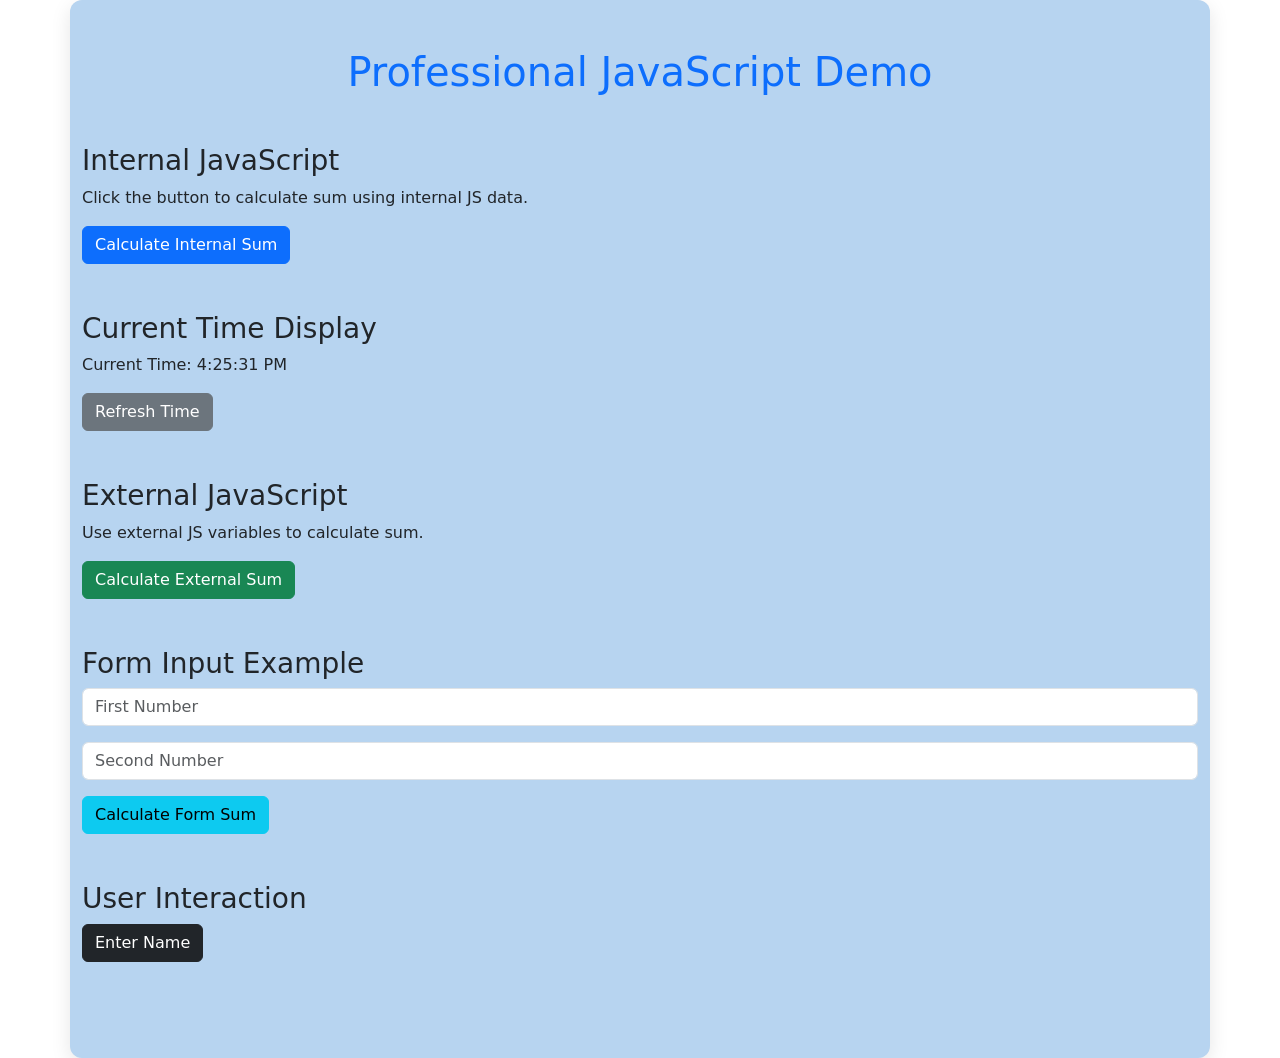
<file: Lab Class-8/index.html>
<!DOCTYPE html>
<html lang="en">
<head>
  <meta charset="UTF-8" />
  <meta name="viewport" content="width=device-width, initial-scale=1.0" />
  <title>Professional JS Demo</title>
  <link href="https://cdn.jsdelivr.net/npm/bootstrap@5.3.5/dist/css/bootstrap.min.css" rel="stylesheet" crossorigin="anonymous" />
  <script>
    const internalData = {
      valueA: 18,
      valueB: 32
    };

    function internalSum() {
      const result = internalData.valueA + internalData.valueB;
      document.getElementById("internalResult").textContent = `Internal JS Sum: ${result}`;
    }

    function displayCurrentTime() {
      const now = new Date();
      document.getElementById("currentTime").textContent = `Current Time: ${now.toLocaleTimeString()}`;
    }
  </script>
</head>
<body onload="displayCurrentTime();">
  <div class="container py-5" style="background-color: #b7d4f0; border-radius: 12px; box-shadow: 0 6px 20px rgba(0,0,0,0.1);">
    <h1 class="text-center mb-5 text-primary">Professional JavaScript Demo</h1>

    <section class="mb-5">
      <h3>Internal JavaScript</h3>
      <p id="internalResult">Click the button to calculate sum using internal JS data.</p>
      <button class="btn btn-primary" onclick="internalSum()">Calculate Internal Sum</button>
    </section>

    <section class="mb-5">
      <h3>Current Time Display</h3>
      <p id="currentTime">Loading...</p>
      <button class="btn btn-secondary" onclick="displayCurrentTime()">Refresh Time</button>
    </section>

    <section class="mb-5">
      <h3>External JavaScript</h3>
      <p id="externalResult">Use external JS variables to calculate sum.</p>
      <button id="externalBtn" class="btn btn-success">Calculate External Sum</button>
    </section>

    <section class="mb-5">
      <h3>Form Input Example</h3>
      <form id="sumForm">
        <div class="mb-3">
          <input type="number" id="num1" class="form-control" placeholder="First Number">
        </div>
        <div class="mb-3">
          <input type="number" id="num2" class="form-control" placeholder="Second Number">
        </div>
        <button type="button" id="formBtn" class="btn btn-info">Calculate Form Sum</button>
      </form>
      <p id="formResult"></p>
    </section>

    <section class="mb-5">
      <h3>User Interaction</h3>
      <button id="greetBtn" class="btn btn-dark">Enter Name</button>
      <p id="greetResult"></p>
    </section>
  </div>

  <script src="js/index.js"></script>
  <script src="https://cdn.jsdelivr.net/npm/bootstrap@5.3.5/dist/js/bootstrap.bundle.min.js" crossorigin="anonymous"></script>
</body>
</html>
</file>
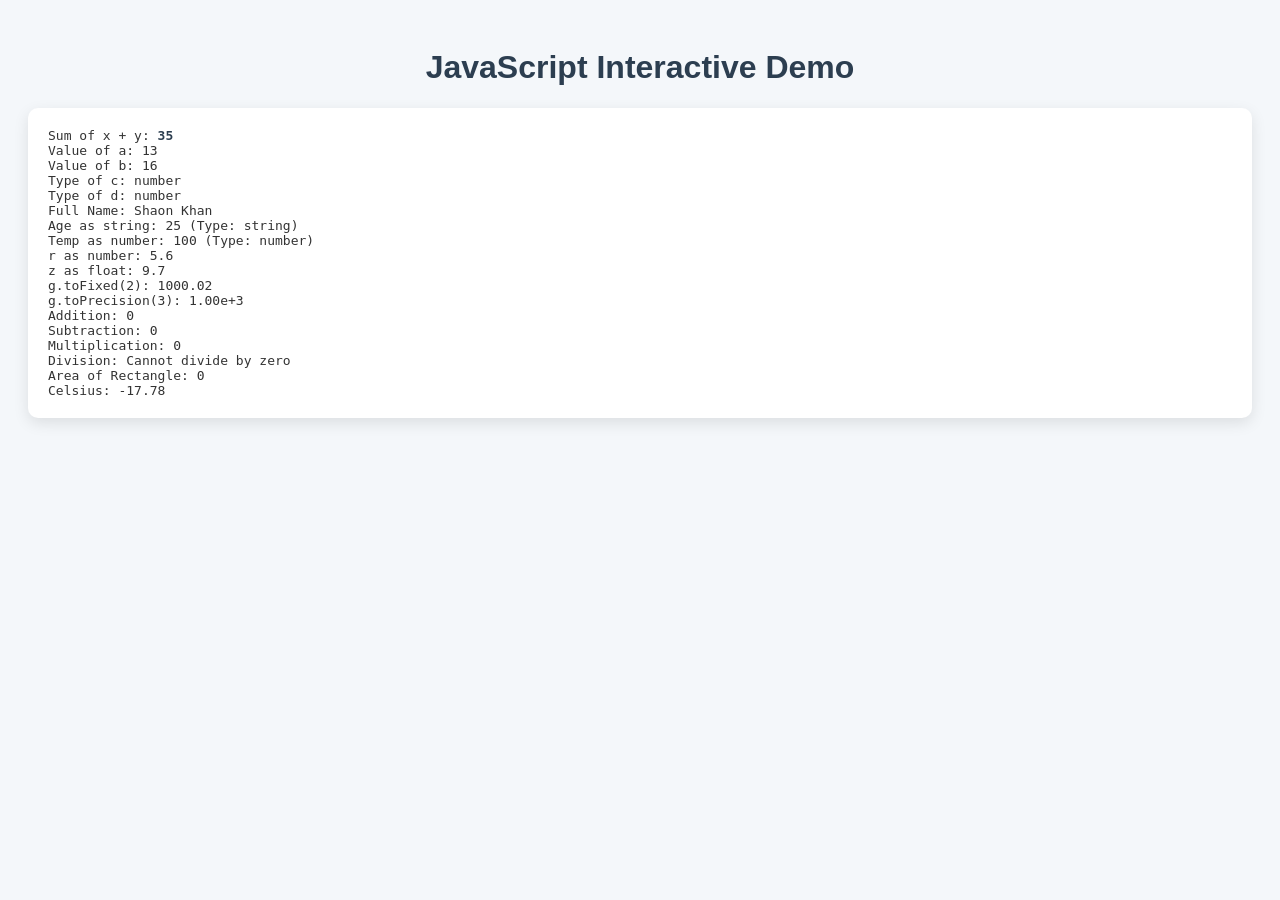
<file: Lab Class-9/index.html>
<!DOCTYPE html>
<html lang="en">
<head>
  <meta charset="UTF-8">
  <meta name="viewport" content="width=device-width, initial-scale=1.0">
  <title>JavaScript Interactive Demo</title>
  <style>
    body {
      font-family: Arial, sans-serif;
      background-color: #f4f7fa;
      color: #333;
      padding: 20px;
    }
    .output {
      background-color: #ffffff;
      padding: 20px;
      border-radius: 10px;
      box-shadow: 0 5px 15px rgba(0,0,0,0.1);
      font-family: monospace;
      white-space: pre-wrap;
    }
    h1 {
      text-align: center;
      color: #2c3e50;
    }
    .highlight {
      color: #2c3e50;
      font-weight: bold;
    }
  </style>
</head>
<body>
  <h1>JavaScript Interactive Demo</h1>
  <div class="output" id="output"></div>

  <script src="js/index.js"></script>
</body>
</html>
</file>
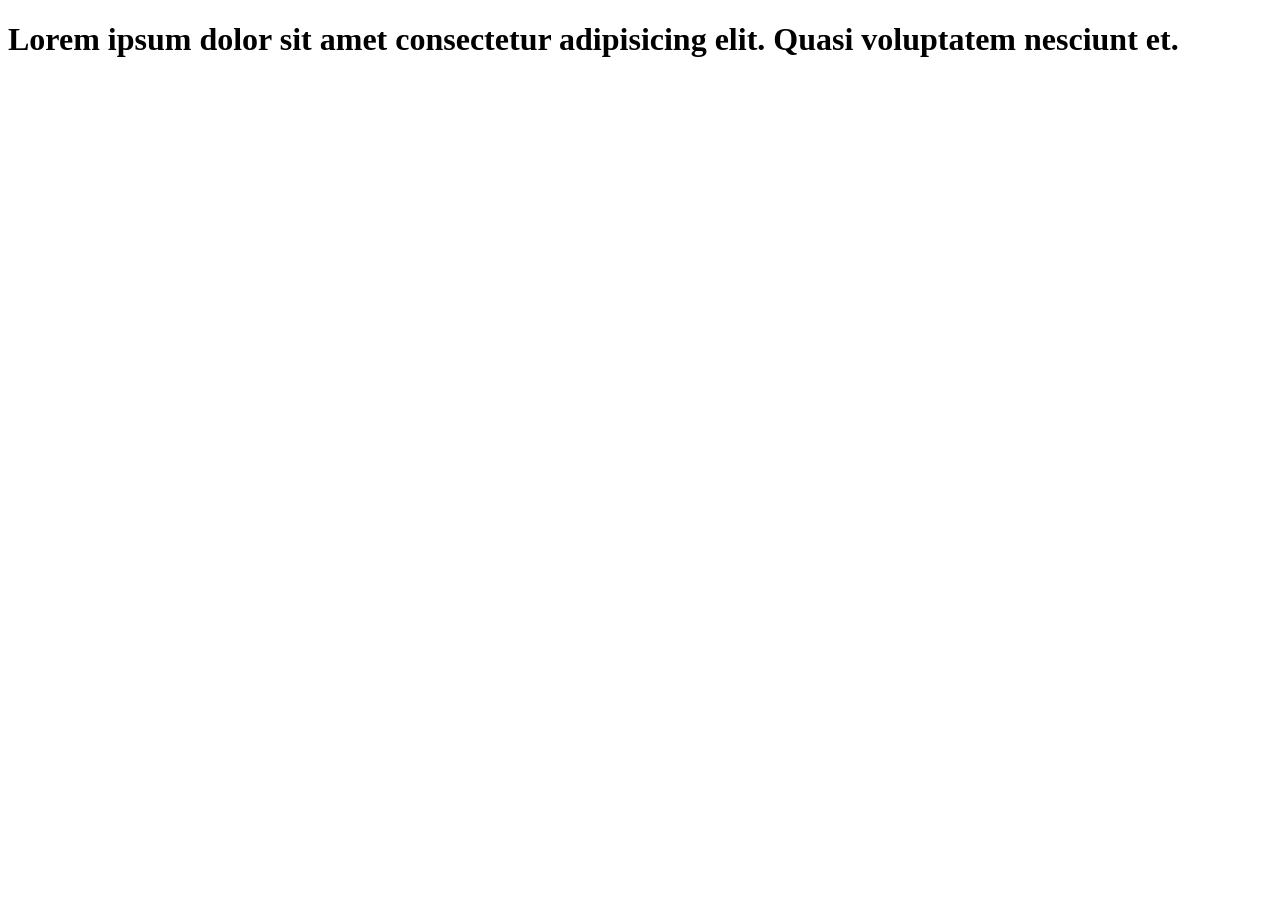
<file: HTML-Class/test.html>
<!DOCTYPE html>
<html lang="en">
<head>
    <meta charset="UTF-8">
    <meta name="viewport" content="width=device-width, initial-scale=1.0">
    <title>Document</title>
</head>
<body>
    <h1>Lorem ipsum dolor sit amet consectetur adipisicing elit. Quasi voluptatem nesciunt et.</h1>
</body>
</html>
</file>
<file: HTML-Class/css/style.css>
.para{
    background: rgba(97, 150, 97, 0.5);
    color:black;
    margin: 10px;
    padding: 10px;
}

#my-div{
    background-color: burlywood;
    color:black;
    margin: 60px;
    padding: 60px;
}
</file>
<file: Lab Class-13/style.css>
.para-style {
    color: rgb(115, 0, 255);
    font-size: 3rem;
    font-weight: bold;
    font-style: italic;
    transition: all 0.3s ease;
}

button {
    min-width: 120px;
}
#output-section p {
    margin: 5px 0;
    font-size: 1.2rem;
    font-family: Arial, sans-serif;
}
</file>
<file: Lab Class-3/css/style.css>
body {
    font-family: 'Segoe UI', Tahoma, Geneva, Verdana, sans-serif;
    background-color: #f3f1ed; /* soft warm background */
    color: #333;
}

.container {
    background-color: #fff3e6; /* soft cream instead of pure white */
    border-radius: 15px;
    padding: 40px;
    box-shadow: 0 10px 25px rgba(0,0,0,0.1);
}

h1 {
    color: #6d4c41; /* deep brown for heading */
}

p {
    font-size: 1rem;
    line-height: 1.6;
    color: #4e342e;
}

table {
    width: 100%;
    border-collapse: separate;
    border-spacing: 0;
    background-color: #ffe6cc; /* light warm table background */
    border: 2px solid #ffb366;
    border-radius: 12px;
    overflow: hidden;
}

th, td {
    border: 1px solid #ffb366;
    padding: 12px;
    text-align: center;
}

thead {
    background-color: #ff9966; /* warm orange header */
    color: #fff;
}

tr:nth-child(even) {
    background-color: #fff0e0;
}

.test {
    background-color: #ffe6cc;
    color: #4e342e;
    width: 280px;
    padding: 20px;
    border-radius: 12px;
    border: 1px solid #ffb366;
    box-shadow: 2px 2px 10px rgba(0,0,0,0.1);
    flex: 1 1 280px;
}

#myspan {
    color: #d84315;
    font-weight: bold;
}

iframe {
    border: 2px solid #ffb366;
    border-radius: 10px;
}

form label {
    font-weight: 600;
    color: #6d4c41;
}

form input, form textarea {
    border-radius: 8px;
    border: 1px solid #ffb366;
}

form input[type="submit"] {
    background-color: #ff9966;
    border: none;
    color: #fff;
    font-weight: 600;
    transition: 0.3s;
}

form input[type="submit"]:hover {
    background-color: #ff884d;
    cursor: pointer;
}
</file>
<file: Lab Class-4/css/style.css>
/* ===== Global Styles ===== */
body {
    font-family: 'Segoe UI', Tahoma, Geneva, Verdana, sans-serif;
    background-color: #f0f4f8;
    color: #333;
    margin: 0;
    padding: 0;
}

.container {
    max-width: 1000px;
    margin: 30px auto;
    padding: 30px;
    background-color: #ffffff;
    border-radius: 12px;
    box-shadow: 0 10px 25px rgba(0,0,0,0.1);
}

/* ===== Headings ===== */
h1, h2 {
    color: #4b3f72;
    text-align: center;
    margin-bottom: 20px;
}

h2 {
    font-size: 1.6rem;
}

/* ===== Tables ===== */
table {
    width: 100%;
    border-collapse: collapse;
    text-align: center;
    margin-bottom: 40px;
    border-radius: 8px;
    overflow: hidden;
    box-shadow: 0 5px 15px rgba(0,0,0,0.1);
}

table caption {
    font-weight: bold;
    font-size: 1.2rem;
    margin-bottom: 10px;
}

thead {
    background-color: #4b3f72;
    color: #fff;
}

tbody tr:nth-child(even) {
    background-color: #f2f2f2;
}

tbody tr:hover {
    background-color: #e1d9f0;
}

td, th {
    padding: 12px 15px;
    border: 1px solid #ddd;
}

/* ===== Paragraphs ===== */
p {
    line-height: 1.7;
    margin-bottom: 20px;
}

p, q, abbr {
    background-color: #fff6e6;
    color: #333;
    padding: 10px;
    border-radius: 8px;
}

#myspan {
    color: #ffce54;
    font-weight: bold;
}

/* ===== Cards / Test Sections ===== */
.test {
    background-color: #4b3f72;
    color: #fff;
    padding: 20px;
    border-radius: 12px;
    width: 280px;
    box-sizing: border-box;
    margin: 10px;
    flex: 1 1 280px;
}

.text-section {
    display: flex;
    flex-wrap: wrap;
    justify-content: center;
    gap: 20px;
}

/* ===== Forms ===== */
form {
    display: flex;
    flex-direction: column;
    gap: 15px;
    max-width: 400px;
    margin: auto;
}

input[type=text], select {
    width: 100%;
    padding: 12px 15px;
    border: 1px solid #4b3f72;
    border-radius: 8px;
    box-sizing: border-box;
}

input[type=submit] {
    background-color: #4b3f72;
    color: #fff;
    padding: 12px 15px;
    border: none;
    border-radius: 8px;
    font-weight: bold;
    cursor: pointer;
    transition: 0.3s;
}

input[type=submit]:hover {
    background-color: #6a4c93;
}

/* ===== Iframe ===== */
iframe {
    width: 100%;
    max-width: 500px;
    height: 400px;
    border: 2px solid #4b3f72;
    border-radius: 12px;
    display: block;
    margin: auto;
}

/* ===== Links Buttons ===== */
a {
    text-decoration: none;
    font-weight: bold;
    padding: 12px 25px;
    border-radius: 8px;
    transition: 0.3s;
    display: inline-block;
}

a[href*="w3schools"] {
    background-color: #4b3f72;
    color: #fff;
}

a[href^="mailto"] {
    background-color: #ffb347;
    color: #fff;
}

a[href*="google"] {
    background-color: #4caf50;
    color: #fff;
}

a:hover {
    opacity: 0.85;
}

/* ===== Gallery ===== */
.gallery-section {
    display: flex;
    flex-wrap: wrap;
    justify-content: center;
    gap: 20px;
    margin-bottom: 40px;
}

.gallery-section img {
    width: 280px;
    border-radius: 12px;
    box-shadow: 0 5px 20px rgba(0,0,0,0.15);
    transition: 0.3s;
}

.gallery-section img:hover {
    transform: scale(1.05);
}

/* ===== Footer ===== */
footer {
    text-align: center;
    color: #666;
    font-size: 0.9rem;
    margin-top: 40px;
}
</file>
<file: Lab Class-6/css/style.css>
/* Body and container */
body {
    background-color: #e9f2f7; /* soft light background */
    font-family: 'Segoe UI', Tahoma, Geneva, Verdana, sans-serif;
    color: #333;
}

.container {
    background-color: #ffffff;
    padding: 30px;
    border-radius: 15px;
    box-shadow: 0 12px 30px rgba(0, 0, 0, 0.12);
}

/* Headings */
h2 {
    color: #1e3a8a; /* deep blue */
    font-weight: 700;
    text-align: center;
    margin-bottom: 30px;
    text-shadow: 1px 1px 2px rgba(0,0,0,0.1);
}

h5 {
    color: #34495e;
    margin-top: 30px;
}

/* Form Labels and Inputs */
.form-label {
    font-weight: 500;
    color: #2c3e50;
}

.form-control {
    border-radius: 8px;
    border: 1px solid #b0c4de;
    padding: 8px 12px;
    transition: 0.3s;
}

.form-control:focus {
    border-color: #1e3a8a;
    box-shadow: 0 0 10px rgba(30, 58, 138, 0.3);
}

/* Selects */
.form-select {
    border-radius: 8px;
    border: 1px solid #b0c4de;
    transition: 0.3s;
}

.form-select:focus {
    border-color: #1e3a8a;
    box-shadow: 0 0 10px rgba(30, 58, 138, 0.3);
}

/* Checkbox */
.form-check-label {
    color: #2c3e50;
    font-weight: 500;
}

/* Table Styling */
table {
    width: 100%;
    border-collapse: collapse;
    margin-top: 15px;
    font-size: 0.95rem;
}

table th, table td {
    padding: 12px;
    text-align: center;
    border: 1px solid #cfd8dc;
    border-radius: 6px;
}

table th {
    background-color: #1e3a8a;
    color: #fff;
}

table tbody tr:nth-child(even) {
    background-color: #f2f6fb;
}

table tbody tr:hover {
    background-color: #dbe9f7;
}

/* Buttons */
button {
    border-radius: 8px;
    padding: 10px 20px;
    font-weight: bold;
    transition: all 0.3s ease;
    background-color: #1e3a8a;
    color: #fff;
    border: none;
}

button:hover {
    background-color: #334db3;
    transform: translateY(-2px);
    box-shadow: 0 5px 15px rgba(0,0,0,0.2);
}

/* Paragraph Styling */
p span.deep-green {
    color: #27ae60;
    font-weight: 600;
}

/* Responsive Adjustments */
@media (max-width: 768px) {
    .row > .col-md {
        margin-bottom: 15px;
    }
    table th, table td {
        font-size: 0.85rem;
        padding: 8px;
    }
}
</file>
